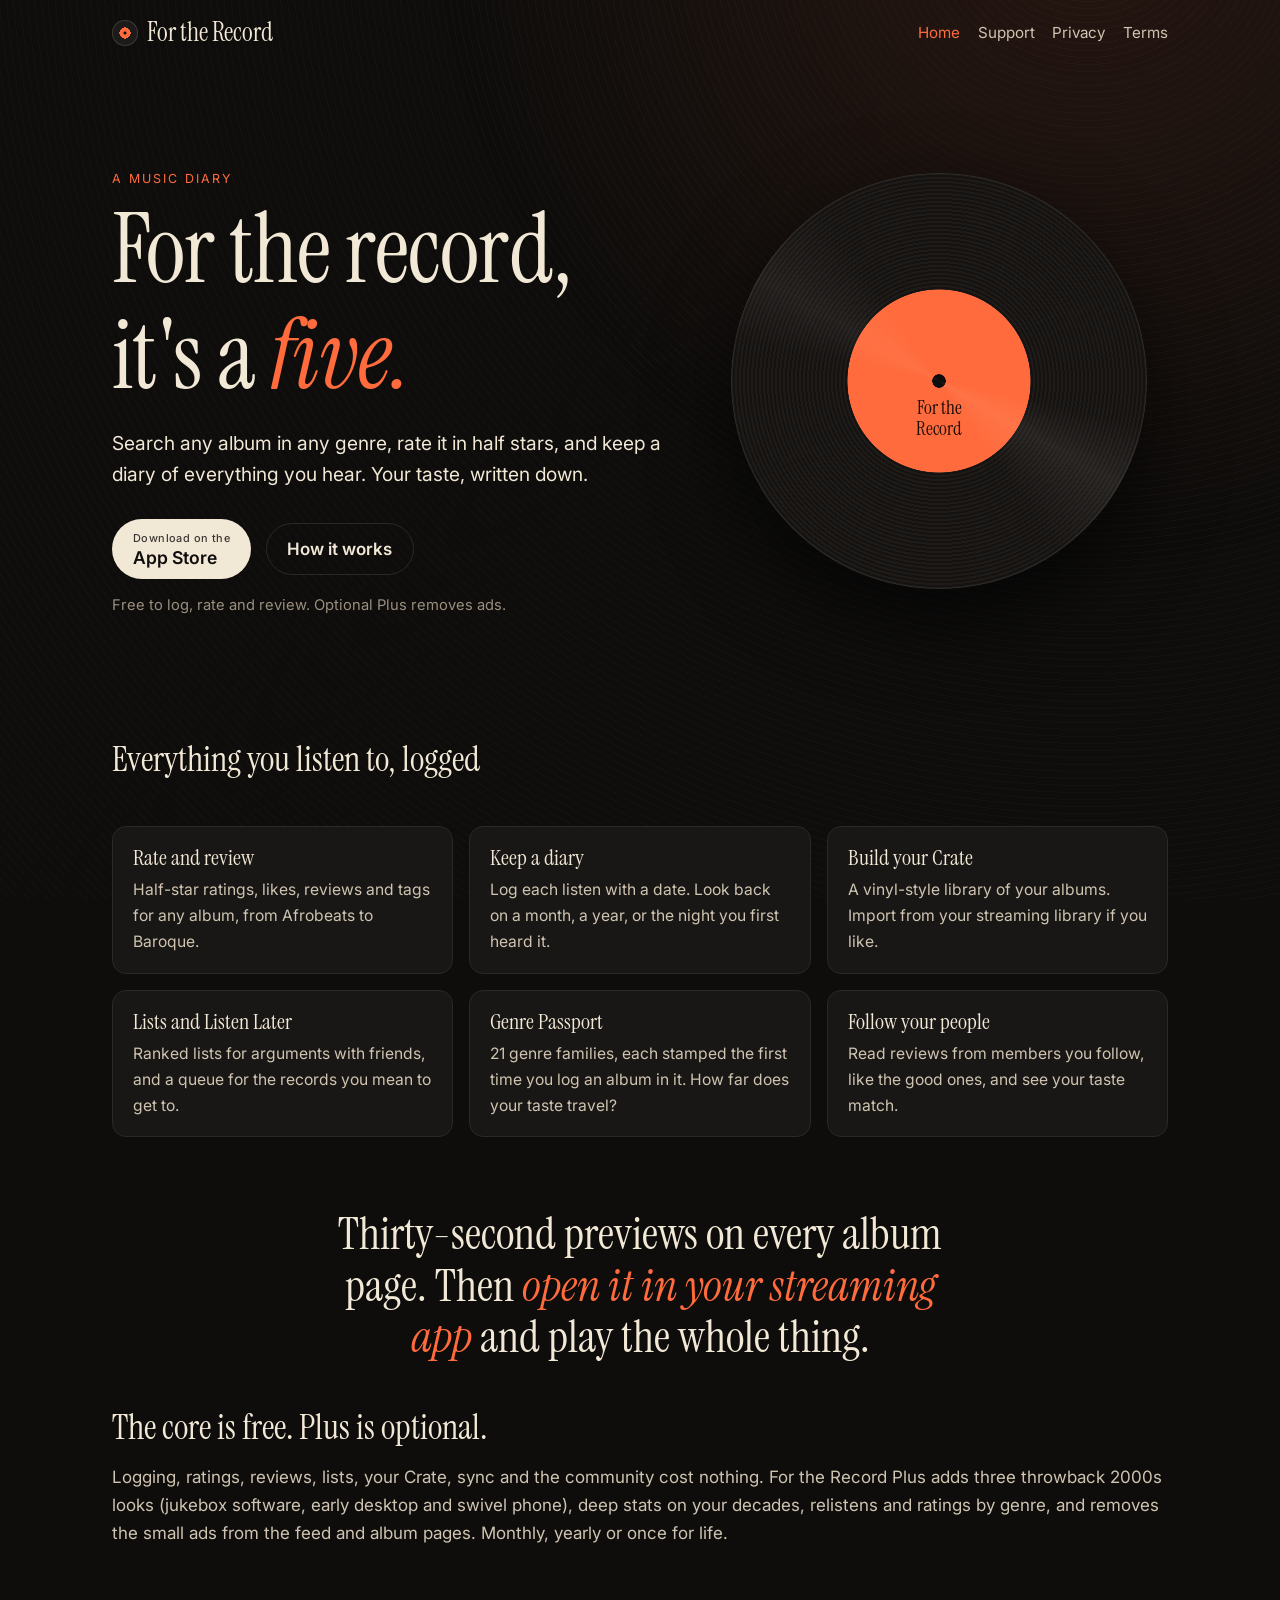
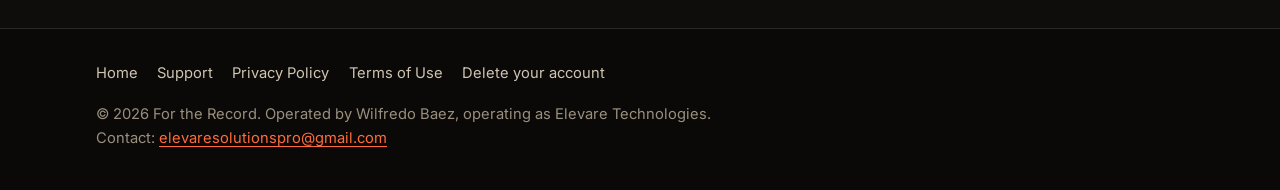
<file: index.html>
<!doctype html>
<html lang="en">
<head>
  <meta charset="utf-8">
  <meta name="viewport" content="width=device-width, initial-scale=1">
  <title>For the Record: Music Diary</title>
  <meta name="description" content="A music diary for every genre. Rate albums in half stars, log listens, write reviews, keep lists and a Crate of your records.">
  <meta name="theme-color" content="#0E0D0C">
  <link rel="preconnect" href="https://fonts.googleapis.com">
  <link rel="preconnect" href="https://fonts.gstatic.com" crossorigin>
  <link rel="stylesheet" href="https://fonts.googleapis.com/css2?family=Instrument+Serif:ital@0;1&amp;family=Inter:wght@400;500;600;700&amp;display=swap">
  <link rel="stylesheet" href="style.css">
</head>
<body>
  <a class="skip" href="#main">Skip to content</a>
  <header class="site-header">
    <a class="brand" href="index.html"><span class="disc" aria-hidden="true"></span>For the Record</a>
    <nav class="site-nav" aria-label="Main">
      <a href="index.html" aria-current="page">Home</a>
      <a href="support.html">Support</a>
      <a href="privacy.html">Privacy</a>
      <a href="terms.html">Terms</a>
    </nav>
  </header>

  <main id="main">
    <section class="hero">
      <div>
        <p class="kicker">A music diary</p>
        <h1>For the record, it's a <em>five.</em></h1>
        <p class="lede">Search any album in any genre, rate it in half stars, and keep a diary of everything you hear. Your taste, written down.</p>
        <div class="cta-row">
          <!-- App Store badge placeholder: replace href with the real App Store link and swap in the official badge artwork once the app is live. -->
          <a class="button" href="#download" id="download" aria-label="Download on the App Store (coming soon)">
            <span><span class="badge-small">Download on the</span><span class="badge-big">App Store</span></span>
          </a>
          <a class="button ghost" href="support.html">How it works</a>
        </div>
        <p class="meta">Free to log, rate and review. Optional Plus removes ads.</p>
      </div>
      <div class="record" role="img" aria-label="A spinning vinyl record with an orange label">
        <div class="record-label">For the<br>Record</div>
      </div>
    </section>

    <section aria-labelledby="what">
      <h2 id="what">Everything you listen to, logged</h2>
      <div class="features">
        <div class="card">
          <h3>Rate and review</h3>
          <p>Half-star ratings, likes, reviews and tags for any album, from Afrobeats to Baroque.</p>
        </div>
        <div class="card">
          <h3>Keep a diary</h3>
          <p>Log each listen with a date. Look back on a month, a year, or the night you first heard it.</p>
        </div>
        <div class="card">
          <h3>Build your Crate</h3>
          <p>A vinyl-style library of your albums. Import from your streaming library if you like.</p>
        </div>
        <div class="card">
          <h3>Lists and Listen Later</h3>
          <p>Ranked lists for arguments with friends, and a queue for the records you mean to get to.</p>
        </div>
        <div class="card">
          <h3>Genre Passport</h3>
          <p>21 genre families, each stamped the first time you log an album in it. How far does your taste travel?</p>
        </div>
        <div class="card">
          <h3>Follow your people</h3>
          <p>Read reviews from members you follow, like the good ones, and see your taste match.</p>
        </div>
      </div>
    </section>

    <p class="quote">Thirty-second previews on every album page. Then <span>open it in your streaming app</span> and play the whole thing.</p>
    <section aria-labelledby="plus">
      <h2 id="plus">The core is free. Plus is optional.</h2>
      <p>Logging, ratings, reviews, lists, your Crate, sync and the community cost nothing. For the Record Plus adds three throwback 2000s looks (jukebox software, early desktop and swivel phone), deep stats on your decades, relistens and ratings by genre, and removes the small ads from the feed and album pages. Monthly, yearly or once for life.</p>
    </section>
  </main>

  <footer class="site-footer">
    <div class="footer-inner">
      <nav class="footer-links" aria-label="Footer">
        <a href="index.html">Home</a>
        <a href="support.html">Support</a>
        <a href="privacy.html">Privacy Policy</a>
        <a href="terms.html">Terms of Use</a>
        <a href="delete-account.html">Delete your account</a>
      </nav>
      <div>
        <p>&copy; 2026 For the Record. Operated by
          <!-- OPERATOR TOKEN: when the LLC exists, change only the text inside the span on the next line -->
          <span id="operator">Wilfredo Baez, operating as Elevare Technologies</span>.</p>
        <p>Contact: <a href="mailto:elevaresolutionspro@gmail.com">elevaresolutionspro@gmail.com</a></p>
      </div>
    </div>
  </footer>
</body>
</html>
</file>
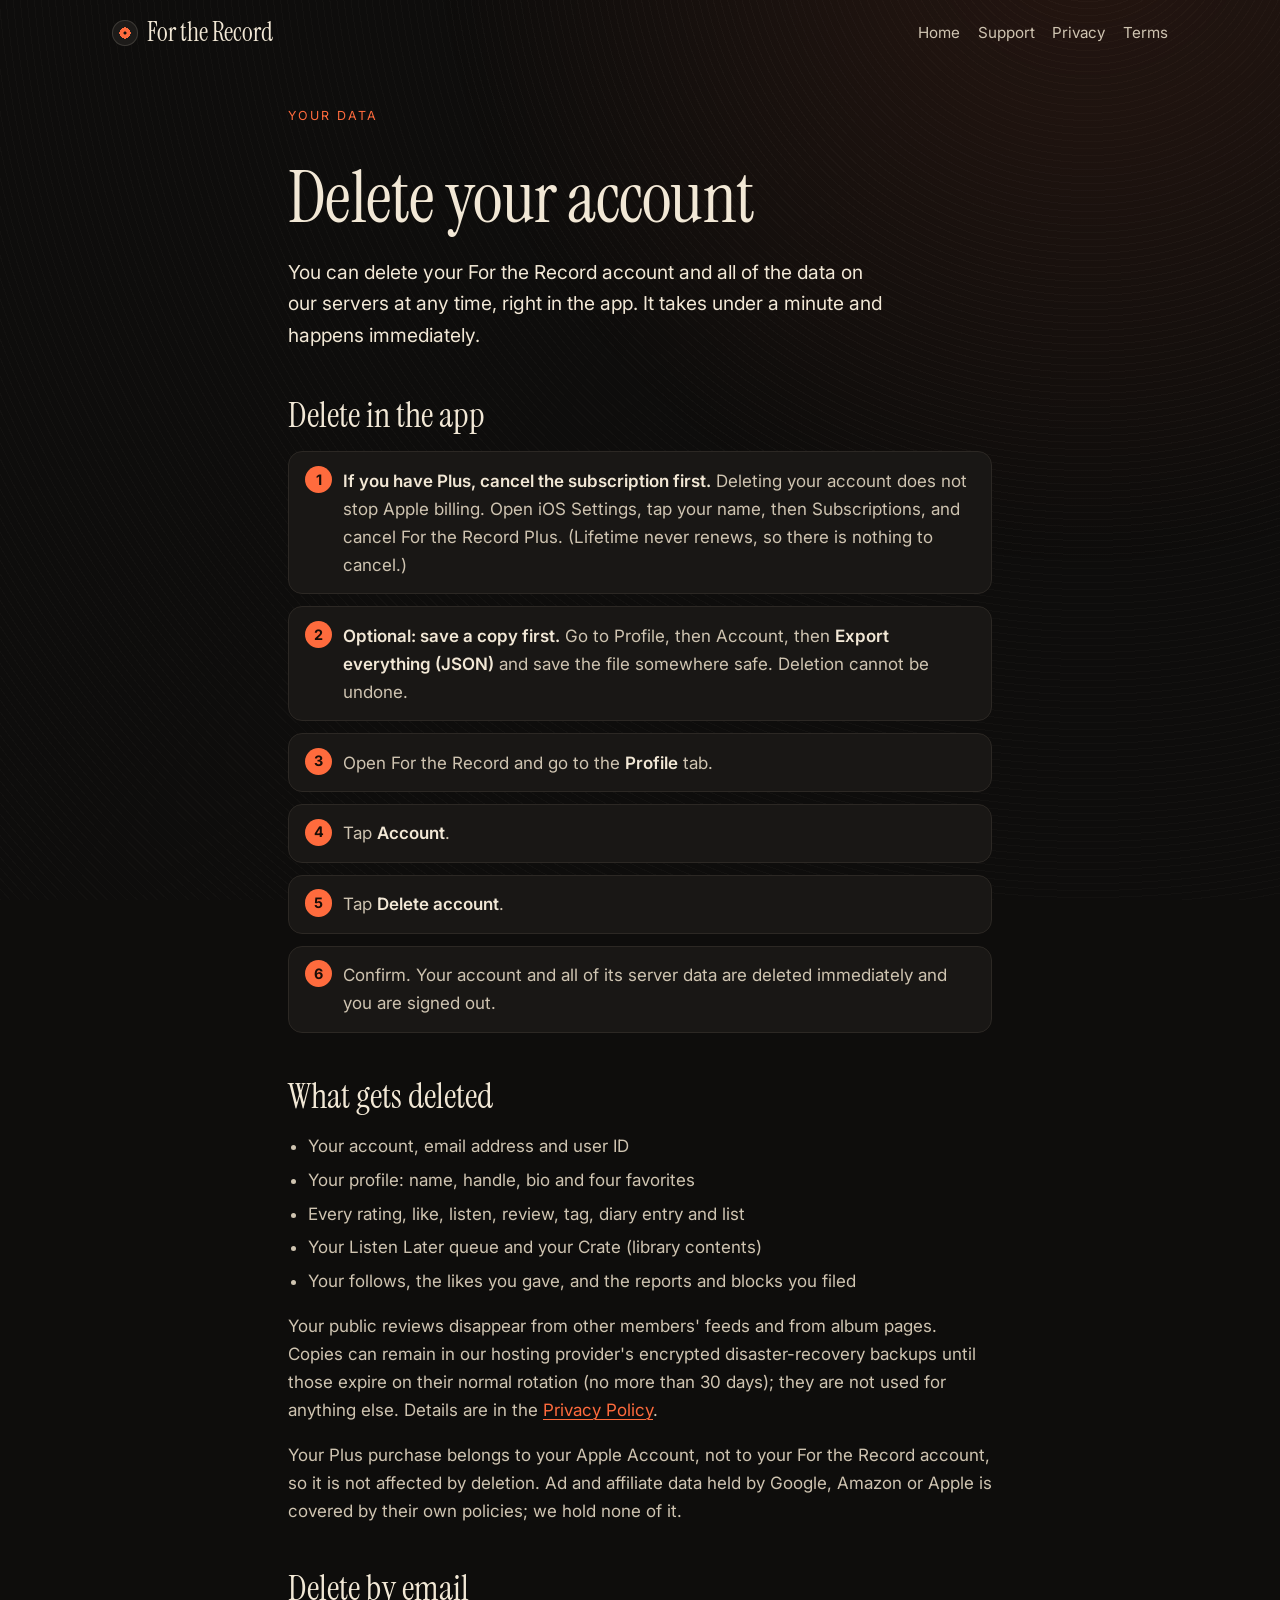
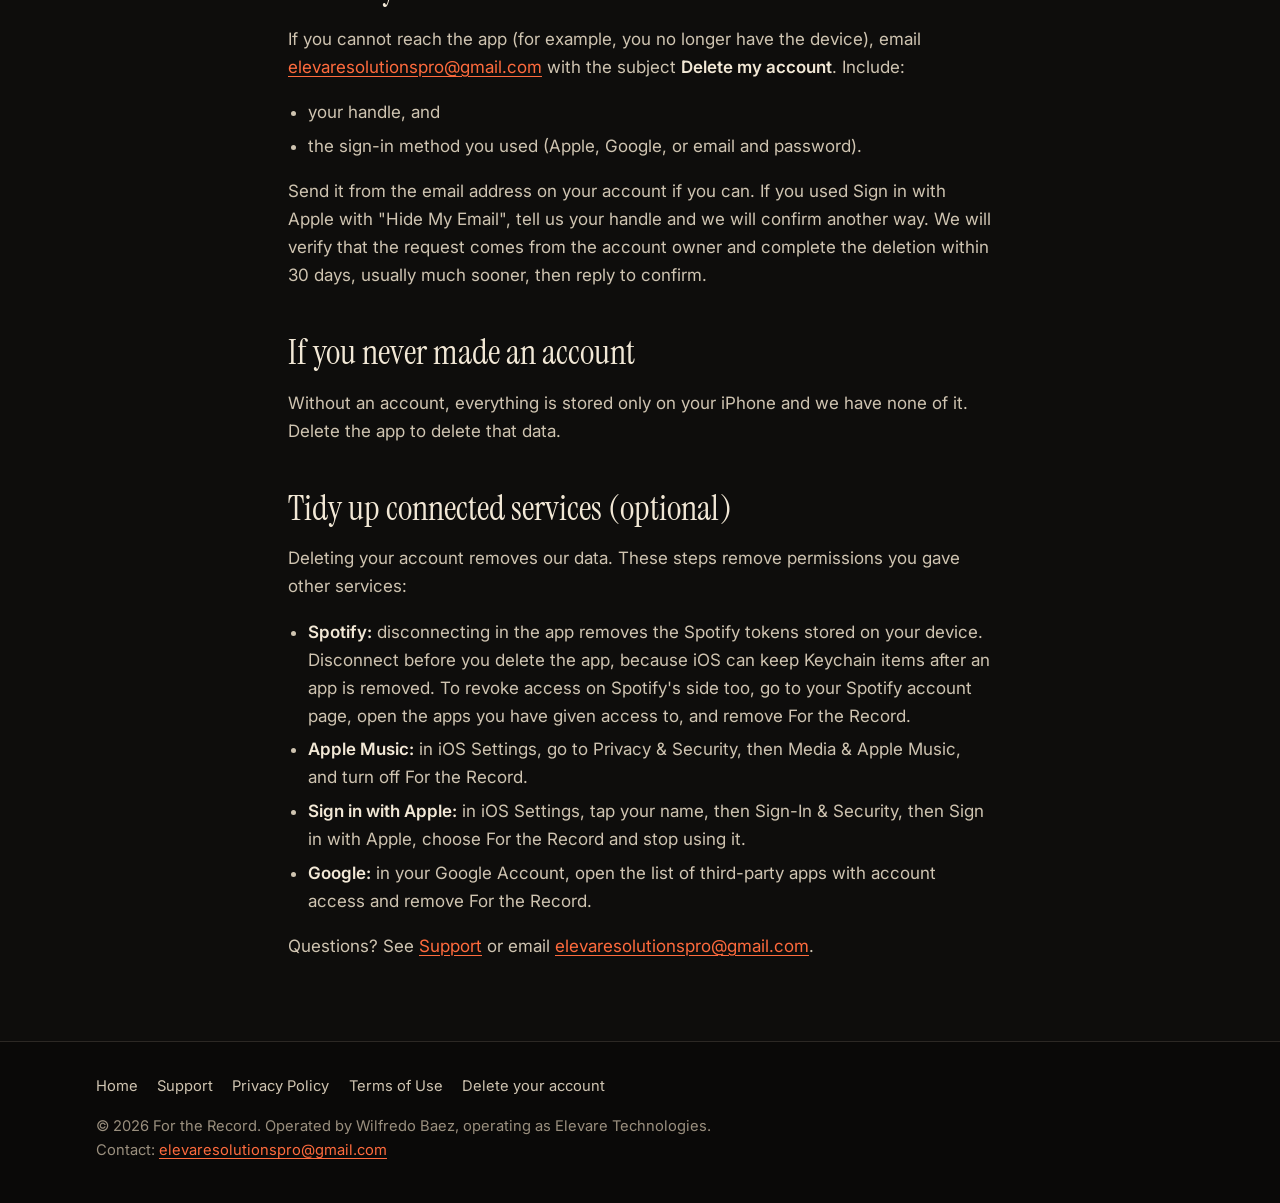
<file: delete-account.html>
<!doctype html>
<html lang="en">
<head>
  <meta charset="utf-8">
  <meta name="viewport" content="width=device-width, initial-scale=1">
  <title>Delete Your Account | For the Record</title>
  <meta name="description" content="How to delete your For the Record account and all of your data, in the app or by email.">
  <meta name="theme-color" content="#0E0D0C">
  <link rel="preconnect" href="https://fonts.googleapis.com">
  <link rel="preconnect" href="https://fonts.gstatic.com" crossorigin>
  <link rel="stylesheet" href="https://fonts.googleapis.com/css2?family=Instrument+Serif:ital@0;1&amp;family=Inter:wght@400;500;600;700&amp;display=swap">
  <link rel="stylesheet" href="style.css">
</head>
<body>
  <a class="skip" href="#main">Skip to content</a>
  <header class="site-header">
    <a class="brand" href="index.html"><span class="disc" aria-hidden="true"></span>For the Record</a>
    <nav class="site-nav" aria-label="Main">
      <a href="index.html">Home</a>
      <a href="support.html">Support</a>
      <a href="privacy.html">Privacy</a>
      <a href="terms.html">Terms</a>
    </nav>
  </header>

  <main id="main">
    <article class="doc">
      <p class="kicker">Your data</p>
      <h1>Delete your account</h1>
      <p class="lede">You can delete your For the Record account and all of the data on our servers at any time, right in the app. It takes under a minute and happens immediately.</p>

      <h2 id="in-app">Delete in the app</h2>
      <ol class="steps">
        <li><strong>If you have Plus, cancel the subscription first.</strong> Deleting your account does not stop Apple billing. Open iOS Settings, tap your name, then Subscriptions, and cancel For the Record Plus. (Lifetime never renews, so there is nothing to cancel.)</li>
        <li><strong>Optional: save a copy first.</strong> Go to Profile, then Account, then <strong>Export everything (JSON)</strong> and save the file somewhere safe. Deletion cannot be undone.</li>
        <li>Open For the Record and go to the <strong>Profile</strong> tab.</li>
        <li>Tap <strong>Account</strong>.</li>
        <li>Tap <strong>Delete account</strong>.</li>
        <li>Confirm. Your account and all of its server data are deleted immediately and you are signed out.</li>
      </ol>

      <h2 id="what">What gets deleted</h2>
      <ul>
        <li>Your account, email address and user ID</li>
        <li>Your profile: name, handle, bio and four favorites</li>
        <li>Every rating, like, listen, review, tag, diary entry and list</li>
        <li>Your Listen Later queue and your Crate (library contents)</li>
        <li>Your follows, the likes you gave, and the reports and blocks you filed</li>
      </ul>
      <p>Your public reviews disappear from other members' feeds and from album pages. Copies can remain in our hosting provider's encrypted disaster-recovery backups until those expire on their normal rotation (no more than 30 days); they are not used for anything else. Details are in the <a href="privacy.html#retention">Privacy Policy</a>.</p>

      <p>Your Plus purchase belongs to your Apple Account, not to your For the Record account, so it is not affected by deletion. Ad and affiliate data held by Google, Amazon or Apple is covered by their own policies; we hold none of it.</p>

      <h2 id="email">Delete by email</h2>
      <p>If you cannot reach the app (for example, you no longer have the device), email <a href="mailto:elevaresolutionspro@gmail.com?subject=Delete%20my%20account">elevaresolutionspro@gmail.com</a> with the subject <strong>Delete my account</strong>. Include:</p>
      <ul>
        <li>your handle, and</li>
        <li>the sign-in method you used (Apple, Google, or email and password).</li>
      </ul>
      <p>Send it from the email address on your account if you can. If you used Sign in with Apple with "Hide My Email", tell us your handle and we will confirm another way. We will verify that the request comes from the account owner and complete the deletion within 30 days, usually much sooner, then reply to confirm.</p>

      <h2 id="no-account">If you never made an account</h2>
      <p>Without an account, everything is stored only on your iPhone and we have none of it. Delete the app to delete that data.</p>

      <h2 id="after">Tidy up connected services (optional)</h2>
      <p>Deleting your account removes our data. These steps remove permissions you gave other services:</p>
      <ul>
        <li><strong>Spotify:</strong> disconnecting in the app removes the Spotify tokens stored on your device. Disconnect before you delete the app, because iOS can keep Keychain items after an app is removed. To revoke access on Spotify's side too, go to your Spotify account page, open the apps you have given access to, and remove For the Record.</li>
        <li><strong>Apple Music:</strong> in iOS Settings, go to Privacy &amp; Security, then Media &amp; Apple Music, and turn off For the Record.</li>
        <li><strong>Sign in with Apple:</strong> in iOS Settings, tap your name, then Sign-In &amp; Security, then Sign in with Apple, choose For the Record and stop using it.</li>
        <li><strong>Google:</strong> in your Google Account, open the list of third-party apps with account access and remove For the Record.</li>
      </ul>

      <p>Questions? See <a href="support.html">Support</a> or email <a href="mailto:elevaresolutionspro@gmail.com">elevaresolutionspro@gmail.com</a>.</p>
    </article>
  </main>

  <footer class="site-footer">
    <div class="footer-inner">
      <nav class="footer-links" aria-label="Footer">
        <a href="index.html">Home</a>
        <a href="support.html">Support</a>
        <a href="privacy.html">Privacy Policy</a>
        <a href="terms.html">Terms of Use</a>
        <a href="delete-account.html">Delete your account</a>
      </nav>
      <div>
        <p>&copy; 2026 For the Record. Operated by
          <!-- OPERATOR TOKEN: when the LLC exists, change only the text inside the span on the next line -->
          <span id="operator">Wilfredo Baez, operating as Elevare Technologies</span>.</p>
        <p>Contact: <a href="mailto:elevaresolutionspro@gmail.com">elevaresolutionspro@gmail.com</a></p>
      </div>
    </div>
  </footer>
</body>
</html>
</file>
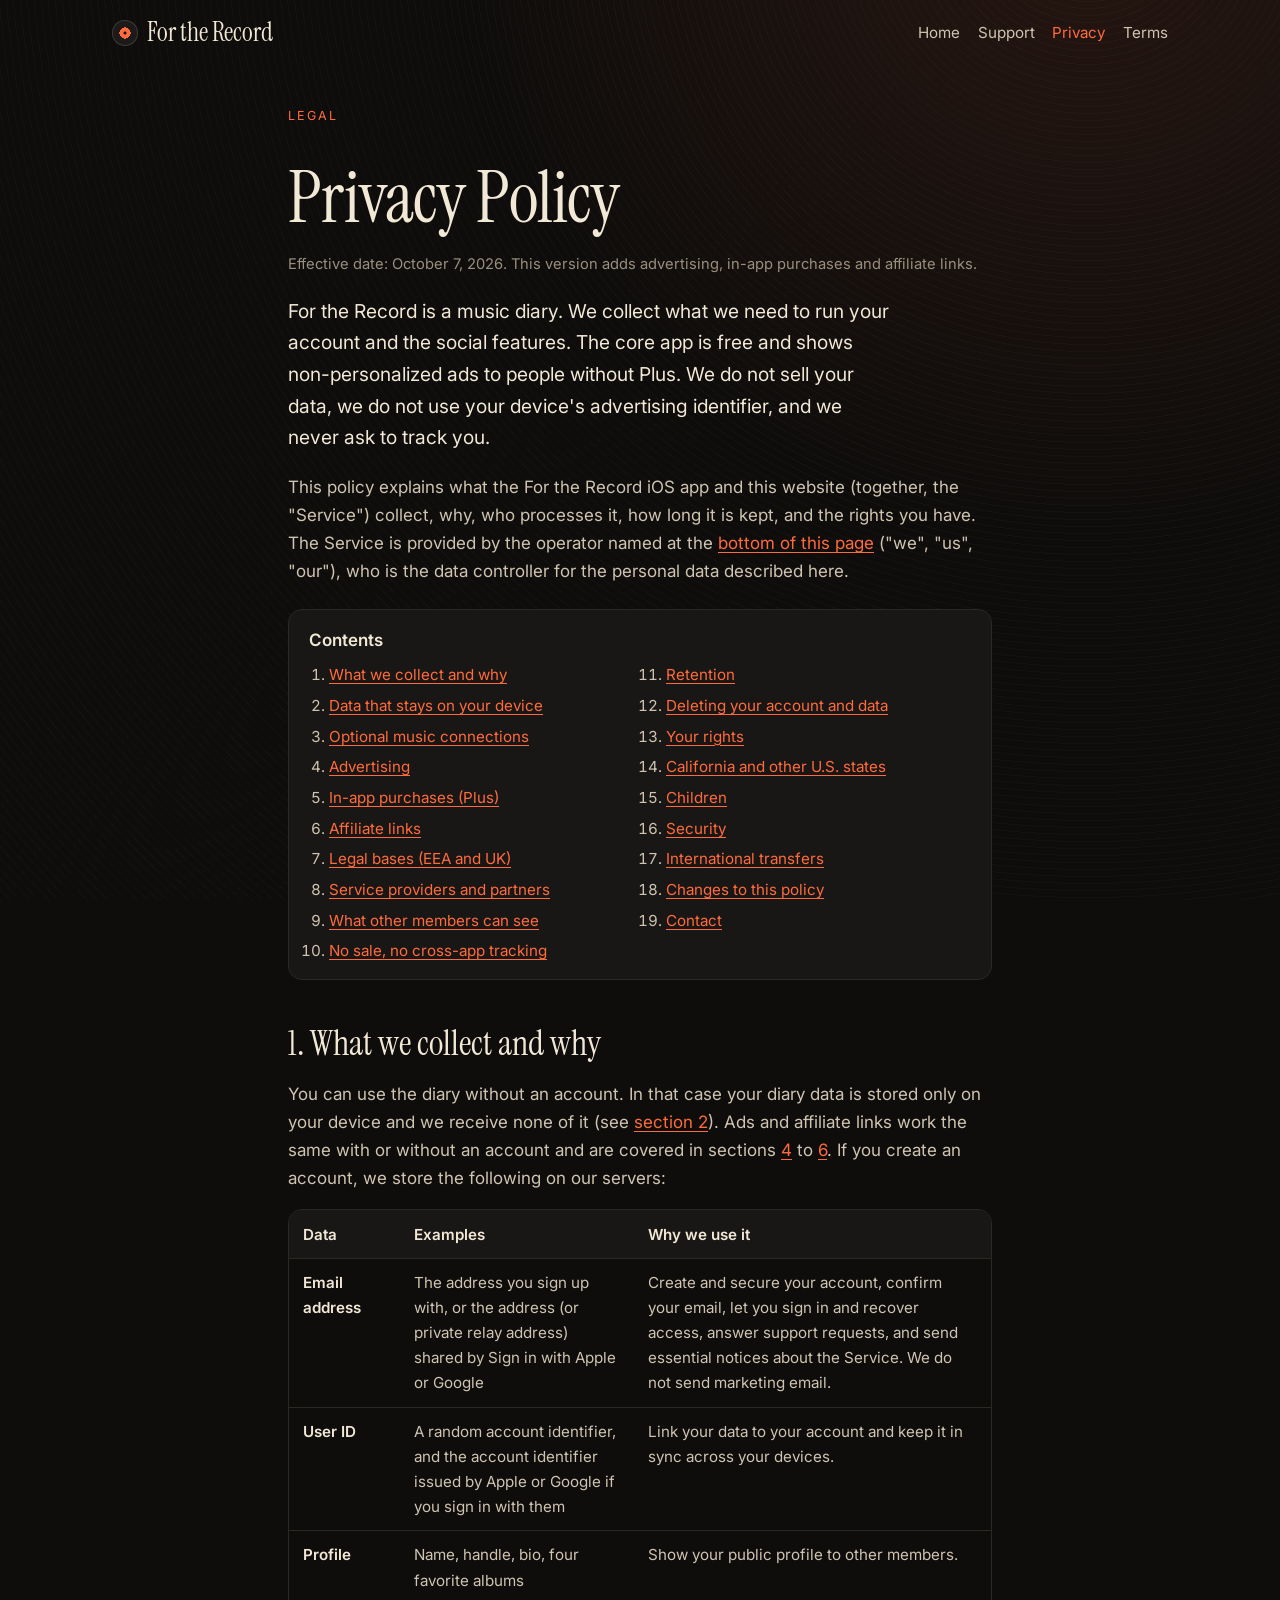
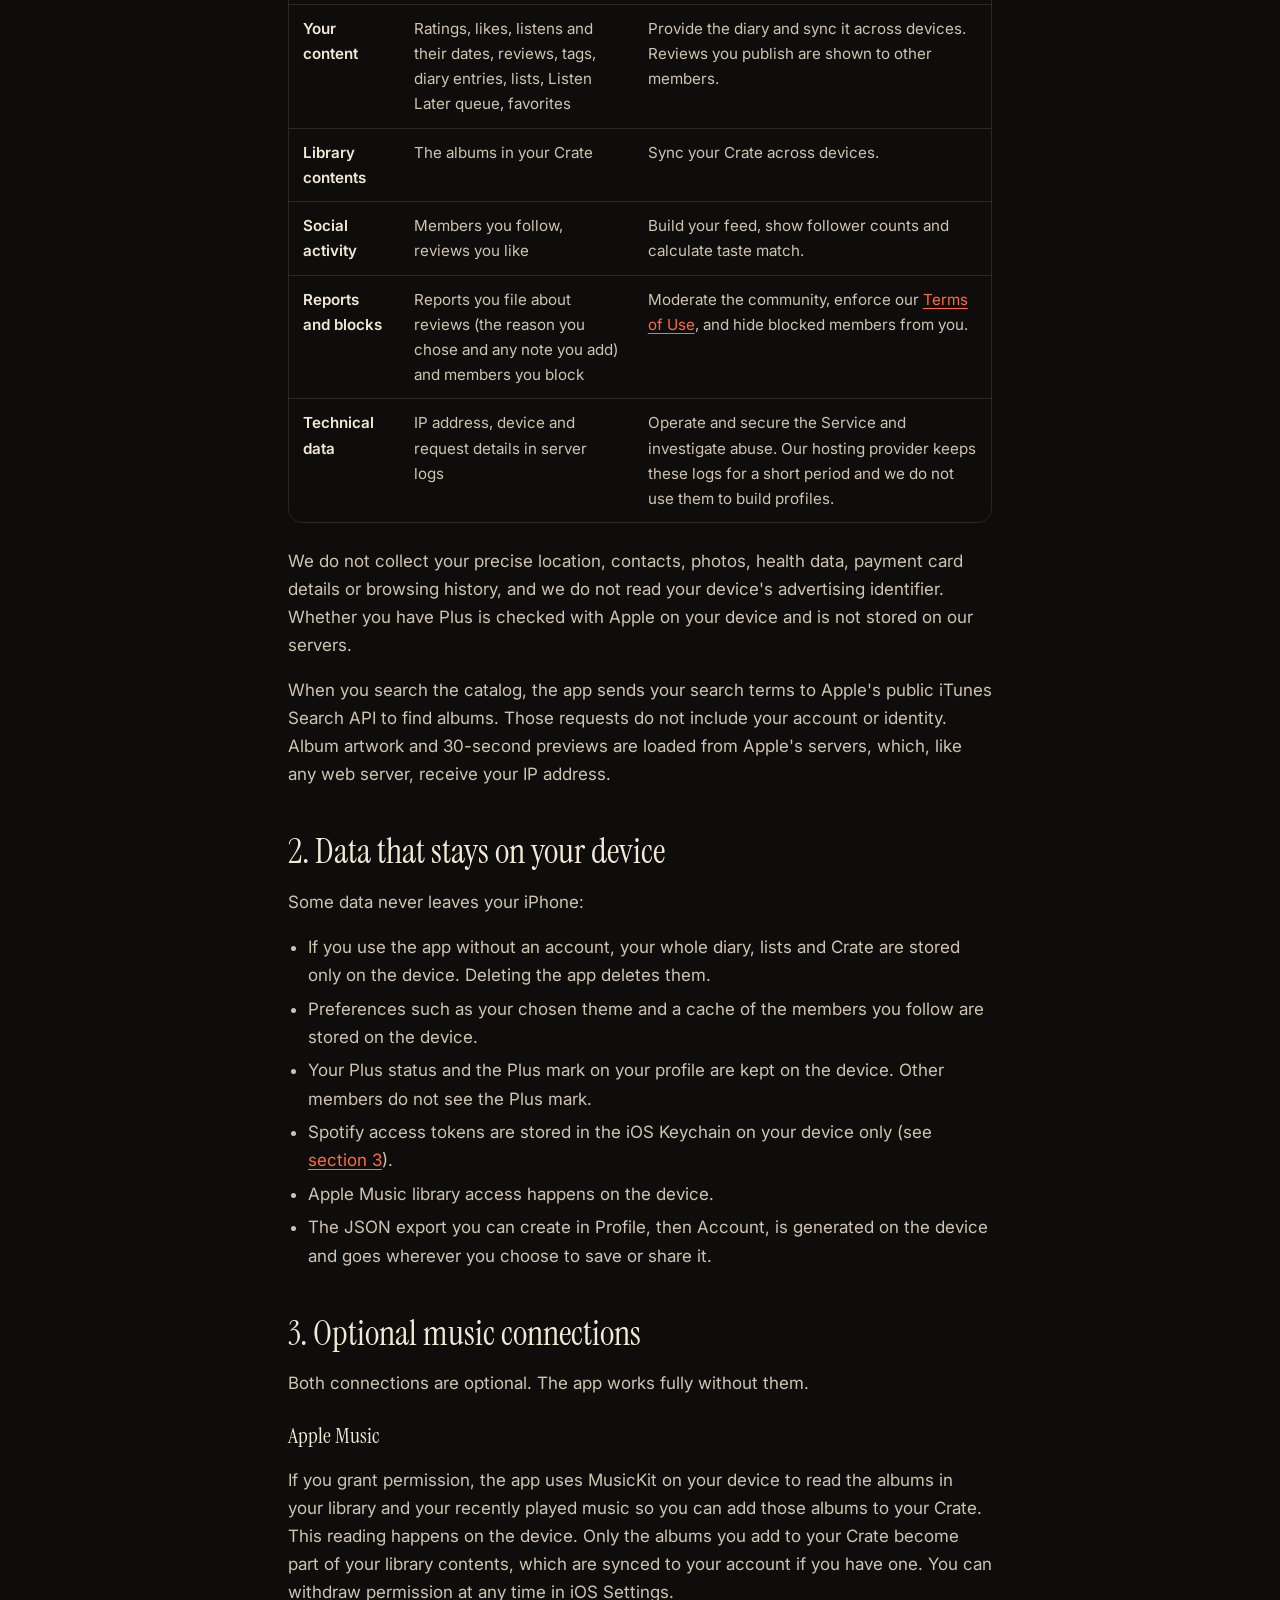
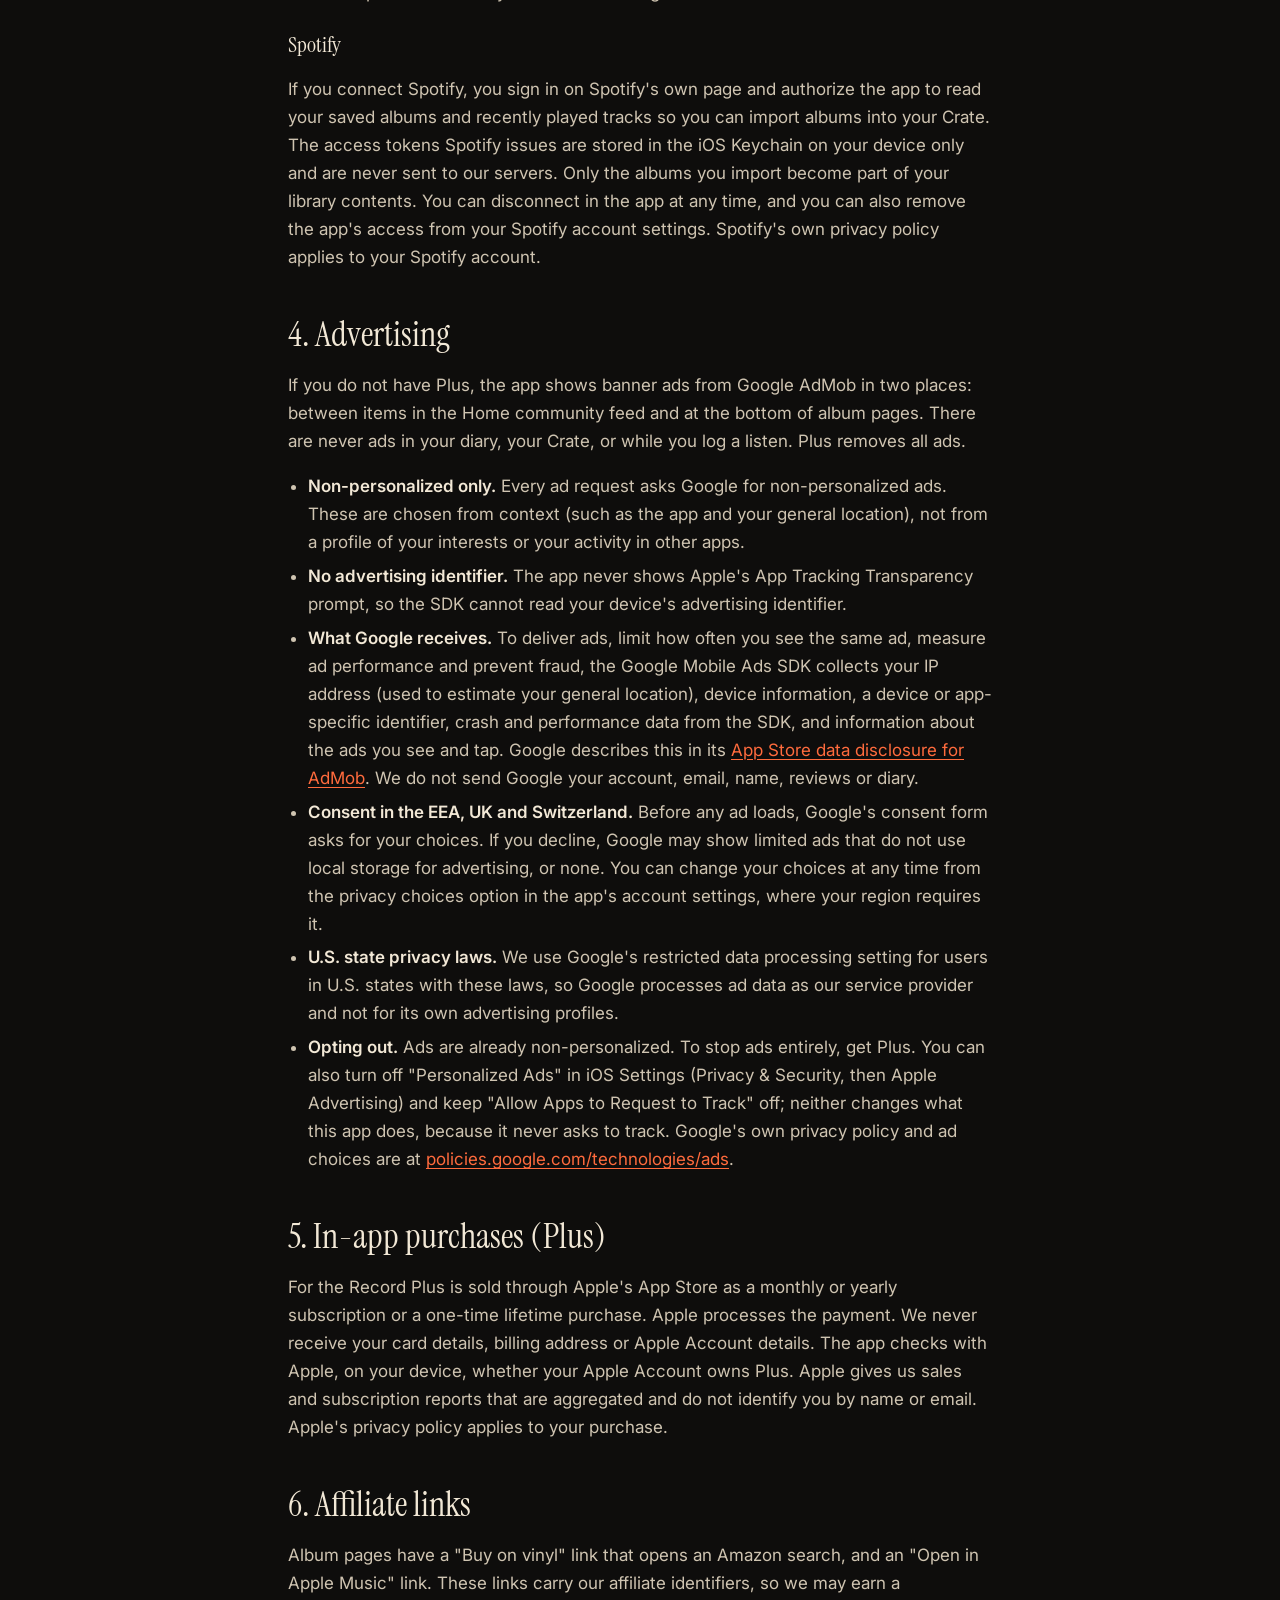
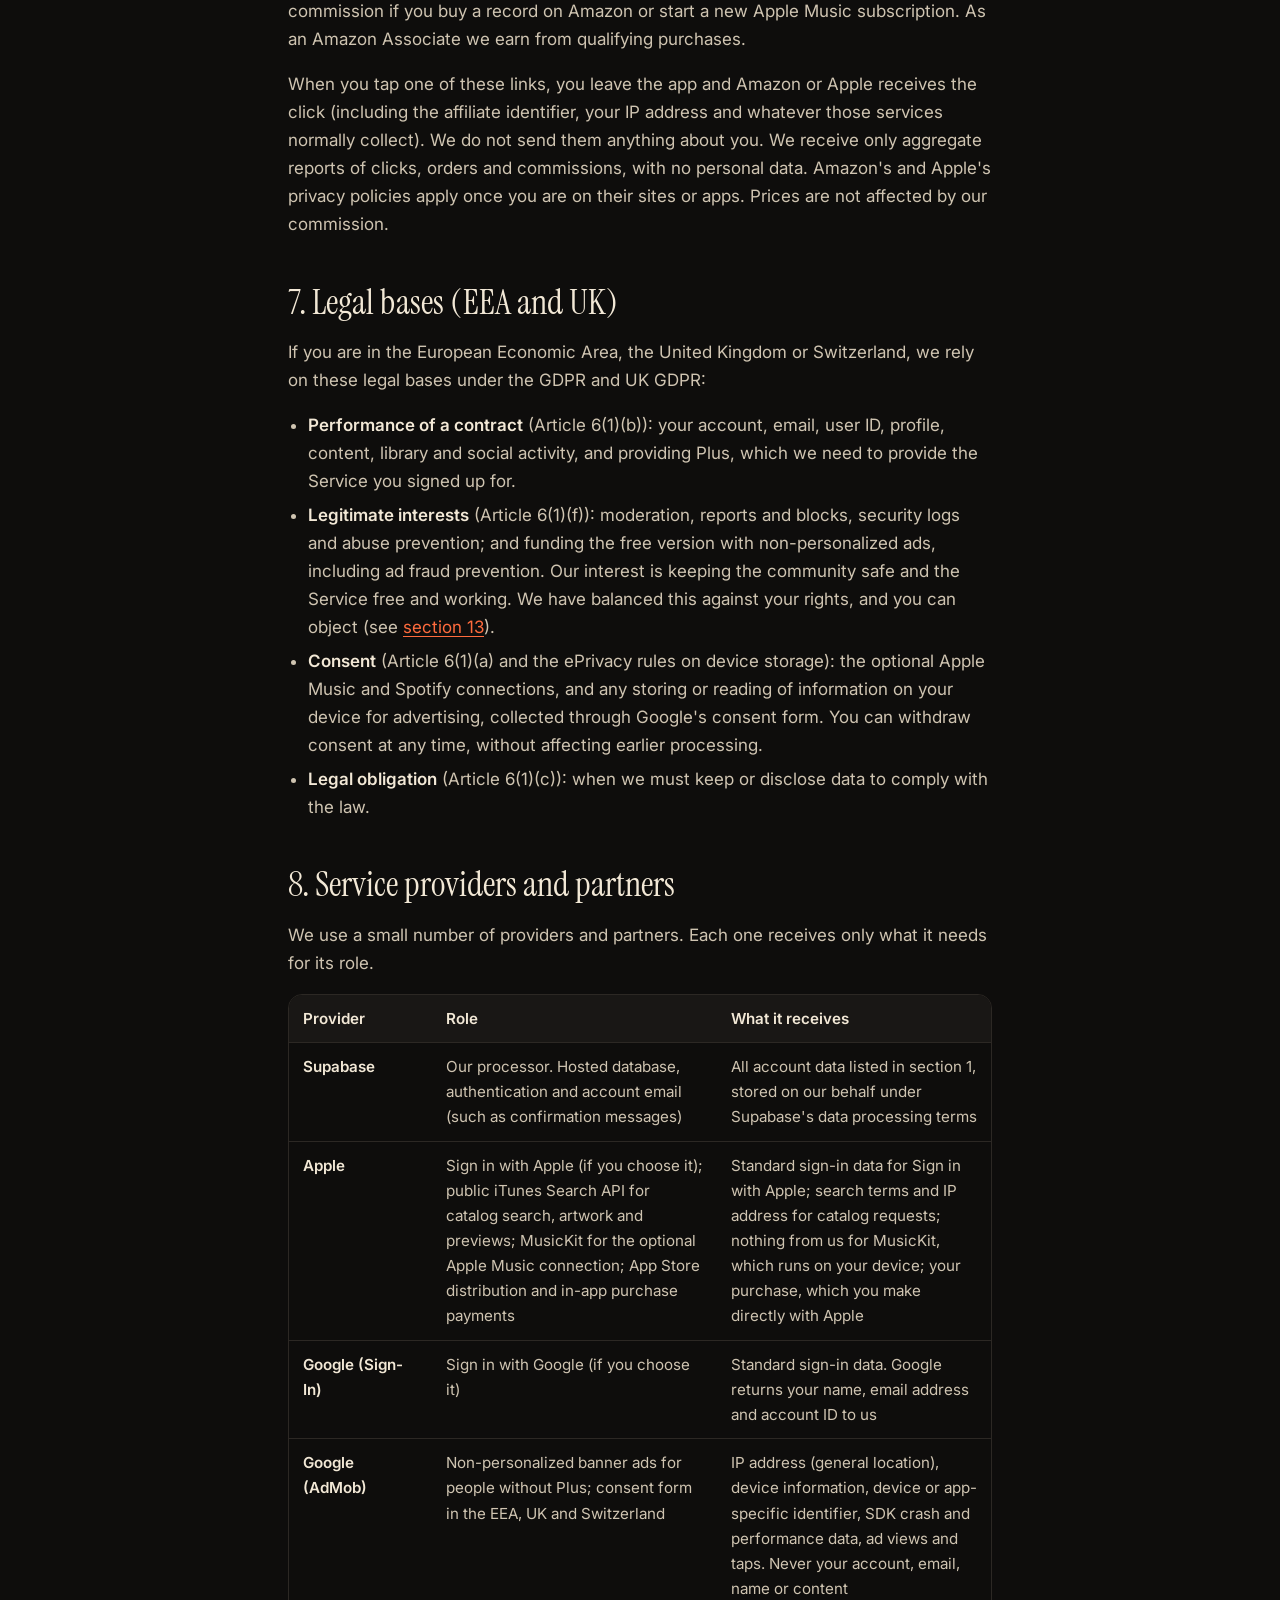
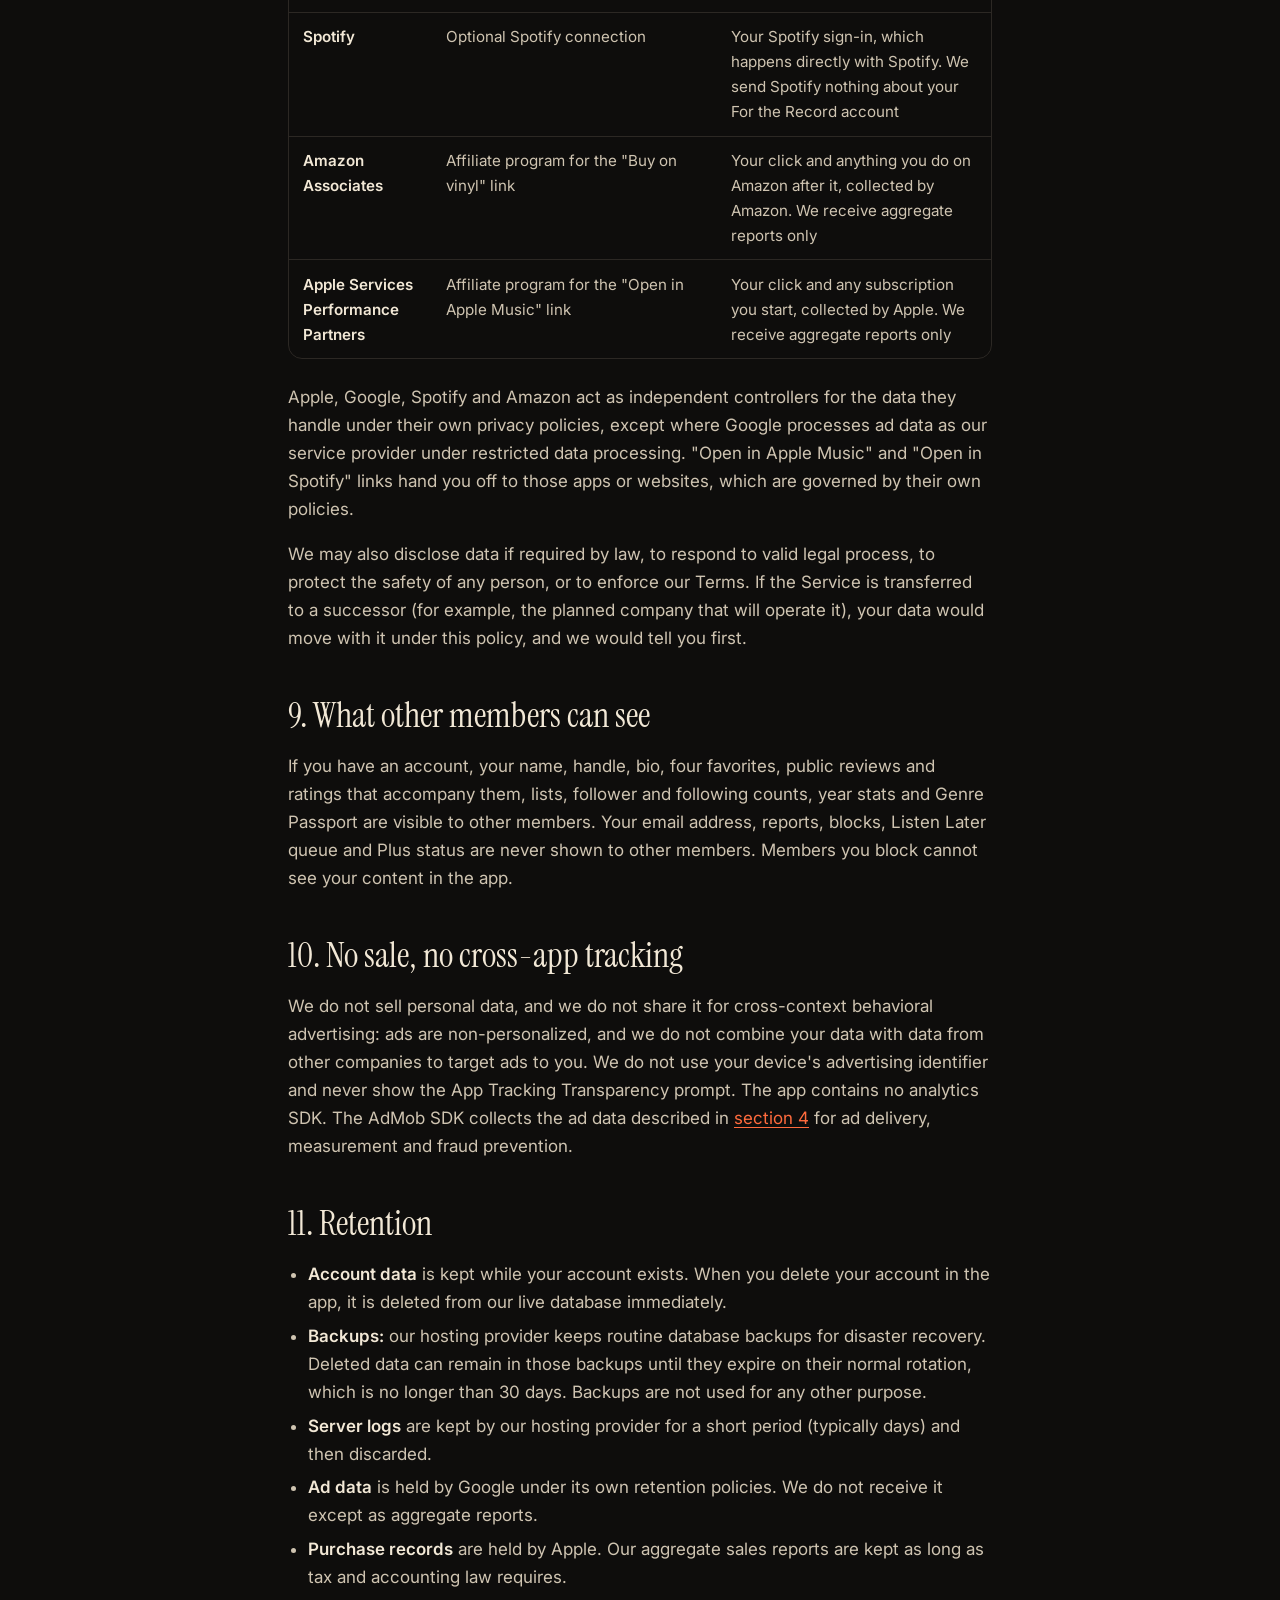
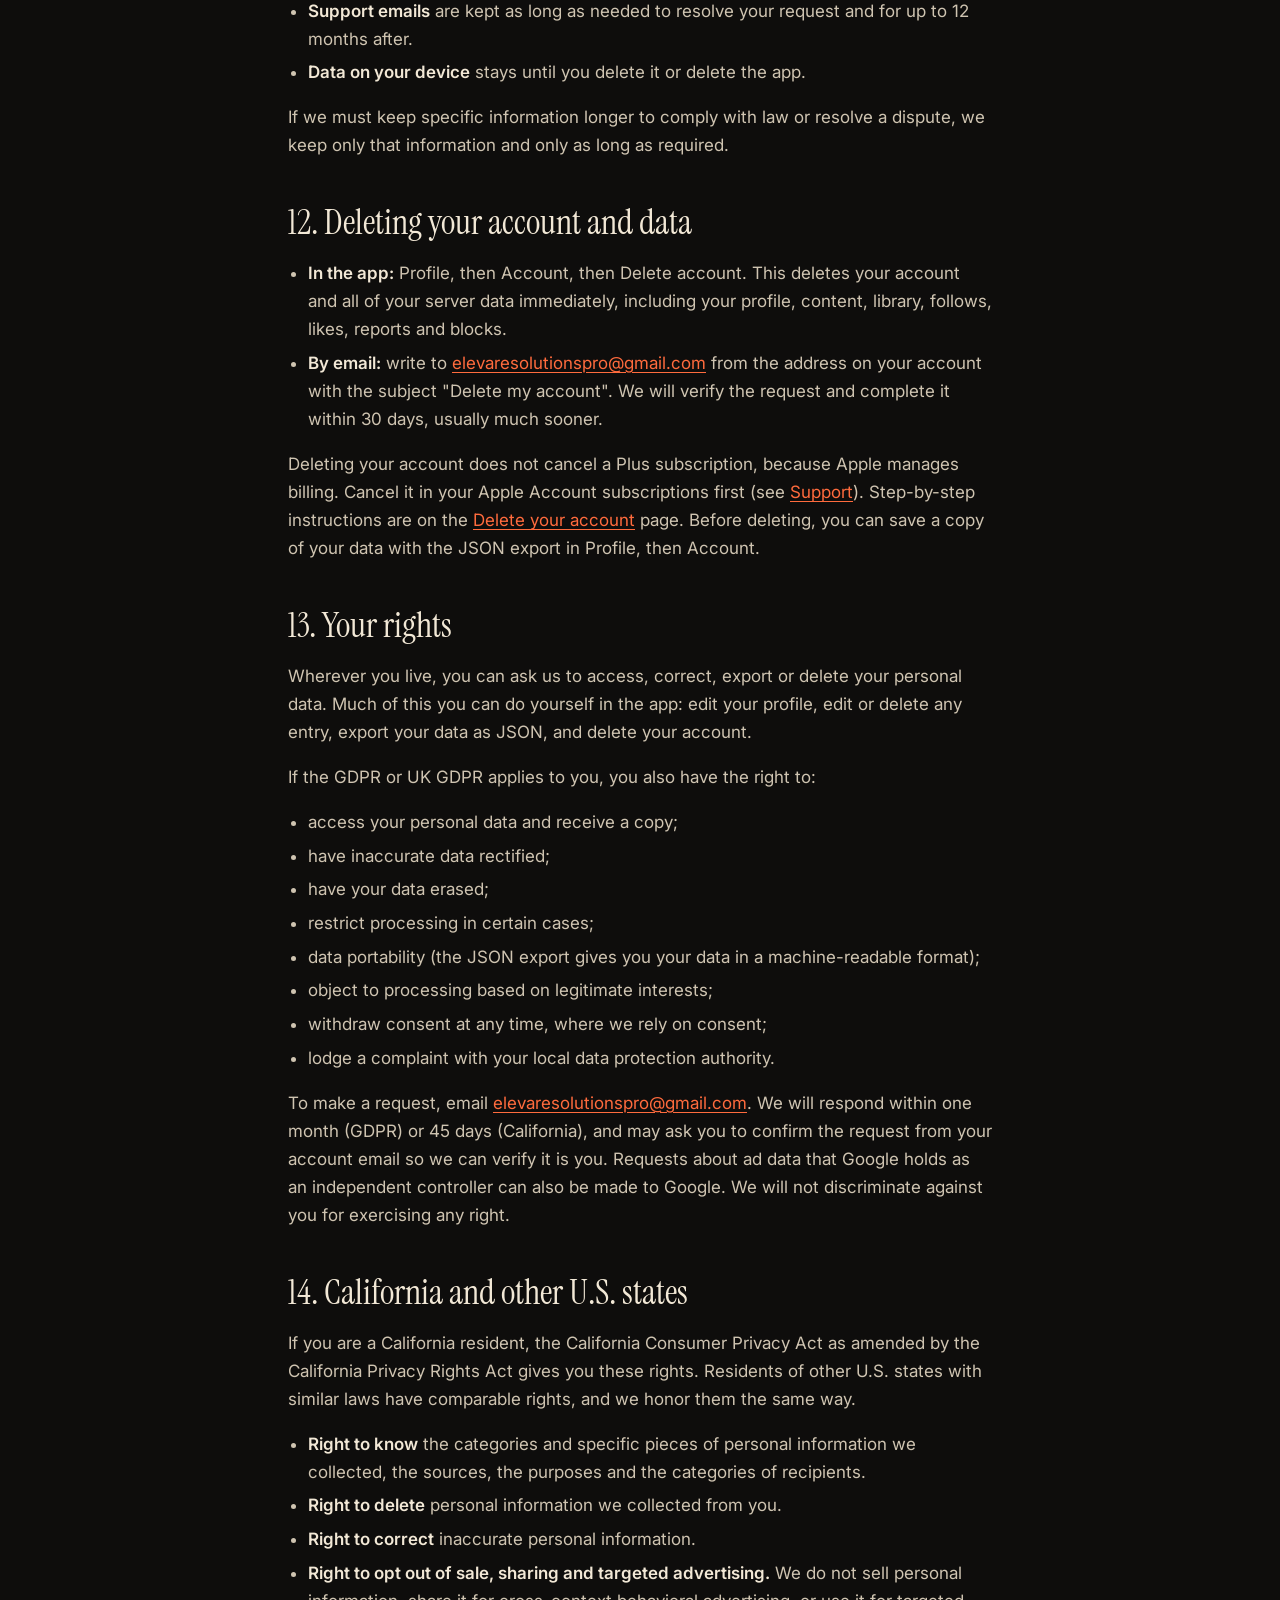
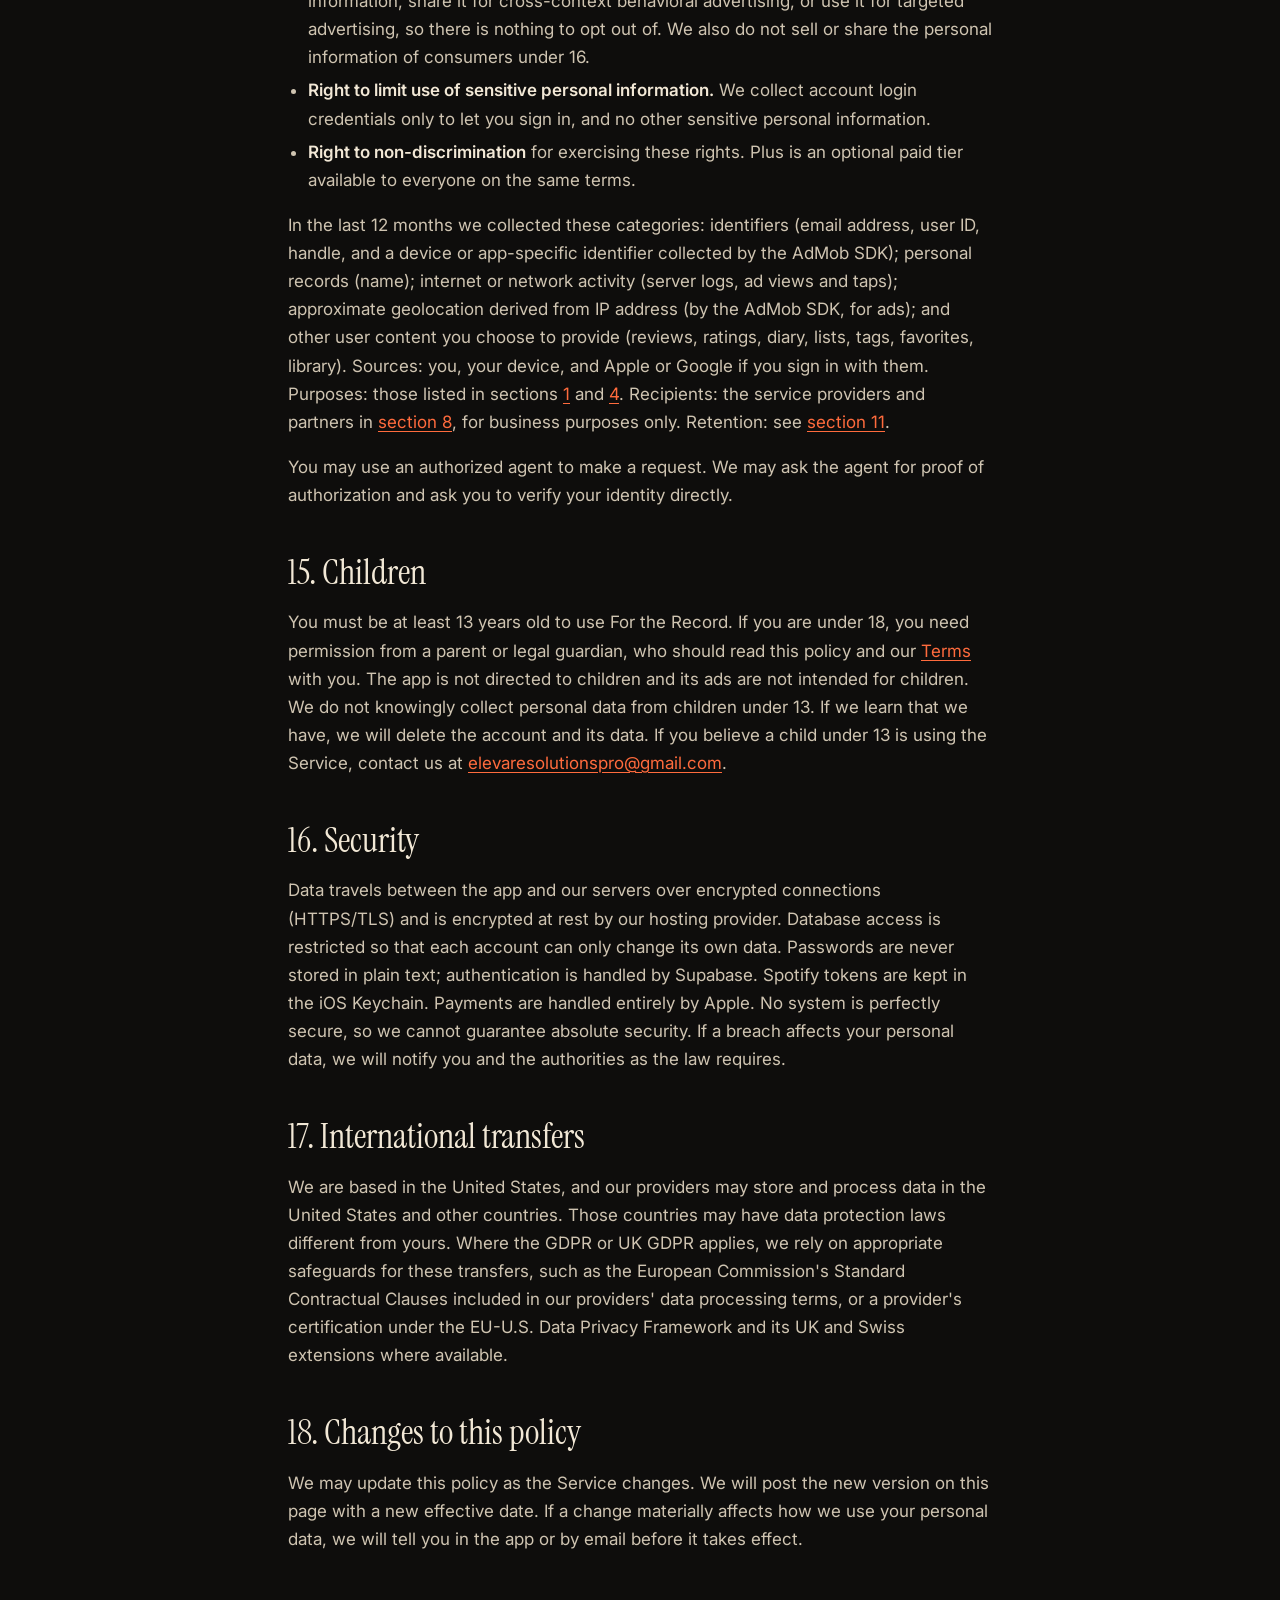
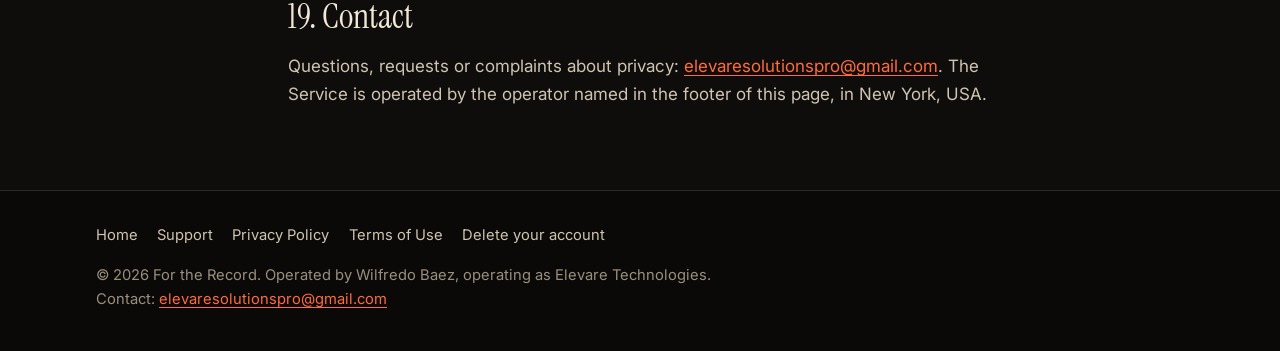
<file: privacy.html>
<!doctype html>
<html lang="en">
<head>
  <meta charset="utf-8">
  <meta name="viewport" content="width=device-width, initial-scale=1">
  <title>Privacy Policy | For the Record</title>
  <meta name="description" content="How For the Record collects, uses, stores and deletes your data.">
  <meta name="theme-color" content="#0E0D0C">
  <link rel="preconnect" href="https://fonts.googleapis.com">
  <link rel="preconnect" href="https://fonts.gstatic.com" crossorigin>
  <link rel="stylesheet" href="https://fonts.googleapis.com/css2?family=Instrument+Serif:ital@0;1&amp;family=Inter:wght@400;500;600;700&amp;display=swap">
  <link rel="stylesheet" href="style.css">
</head>
<body>
  <a class="skip" href="#main">Skip to content</a>
  <header class="site-header">
    <a class="brand" href="index.html"><span class="disc" aria-hidden="true"></span>For the Record</a>
    <nav class="site-nav" aria-label="Main">
      <a href="index.html">Home</a>
      <a href="support.html">Support</a>
      <a href="privacy.html" aria-current="page">Privacy</a>
      <a href="terms.html">Terms</a>
    </nav>
  </header>

  <main id="main">
    <article class="doc">
      <p class="kicker">Legal</p>
      <h1>Privacy Policy</h1>
      <p class="meta">Effective date: October 7, 2026. This version adds advertising, in-app purchases and affiliate links.</p>

      <p class="lede">For the Record is a music diary. We collect what we need to run your account and the social features. The core app is free and shows non-personalized ads to people without Plus. We do not sell your data, we do not use your device's advertising identifier, and we never ask to track you.</p>

      <p>This policy explains what the For the Record iOS app and this website (together, the "Service") collect, why, who processes it, how long it is kept, and the rights you have. The Service is provided by the operator named at the <a href="#operator">bottom of this page</a> ("we", "us", "our"), who is the data controller for the personal data described here.</p>

      <nav class="toc" aria-label="Contents">
        <strong>Contents</strong>
        <ol>
          <li><a href="#collect">What we collect and why</a></li>
          <li><a href="#device">Data that stays on your device</a></li>
          <li><a href="#connections">Optional music connections</a></li>
          <li><a href="#ads">Advertising</a></li>
          <li><a href="#purchases">In-app purchases (Plus)</a></li>
          <li><a href="#affiliate">Affiliate links</a></li>
          <li><a href="#bases">Legal bases (EEA and UK)</a></li>
          <li><a href="#processors">Service providers and partners</a></li>
          <li><a href="#public">What other members can see</a></li>
          <li><a href="#nosale">No sale, no cross-app tracking</a></li>
          <li><a href="#retention">Retention</a></li>
          <li><a href="#deletion">Deleting your account and data</a></li>
          <li><a href="#rights">Your rights</a></li>
          <li><a href="#california">California and other U.S. states</a></li>
          <li><a href="#children">Children</a></li>
          <li><a href="#security">Security</a></li>
          <li><a href="#transfers">International transfers</a></li>
          <li><a href="#changes">Changes to this policy</a></li>
          <li><a href="#contact">Contact</a></li>
        </ol>
      </nav>

      <h2 id="collect">1. What we collect and why</h2>
      <p>You can use the diary without an account. In that case your diary data is stored only on your device and we receive none of it (see <a href="#device">section 2</a>). Ads and affiliate links work the same with or without an account and are covered in sections <a href="#ads">4</a> to <a href="#affiliate">6</a>. If you create an account, we store the following on our servers:</p>
      <div class="table-wrap">
        <table>
          <thead>
            <tr><th scope="col">Data</th><th scope="col">Examples</th><th scope="col">Why we use it</th></tr>
          </thead>
          <tbody>
            <tr><td><strong>Email address</strong></td><td>The address you sign up with, or the address (or private relay address) shared by Sign in with Apple or Google</td><td>Create and secure your account, confirm your email, let you sign in and recover access, answer support requests, and send essential notices about the Service. We do not send marketing email.</td></tr>
            <tr><td><strong>User ID</strong></td><td>A random account identifier, and the account identifier issued by Apple or Google if you sign in with them</td><td>Link your data to your account and keep it in sync across your devices.</td></tr>
            <tr><td><strong>Profile</strong></td><td>Name, handle, bio, four favorite albums</td><td>Show your public profile to other members.</td></tr>
            <tr><td><strong>Your content</strong></td><td>Ratings, likes, listens and their dates, reviews, tags, diary entries, lists, Listen Later queue, favorites</td><td>Provide the diary and sync it across devices. Reviews you publish are shown to other members.</td></tr>
            <tr><td><strong>Library contents</strong></td><td>The albums in your Crate</td><td>Sync your Crate across devices.</td></tr>
            <tr><td><strong>Social activity</strong></td><td>Members you follow, reviews you like</td><td>Build your feed, show follower counts and calculate taste match.</td></tr>
            <tr><td><strong>Reports and blocks</strong></td><td>Reports you file about reviews (the reason you chose and any note you add) and members you block</td><td>Moderate the community, enforce our <a href="terms.html">Terms of Use</a>, and hide blocked members from you.</td></tr>
            <tr><td><strong>Technical data</strong></td><td>IP address, device and request details in server logs</td><td>Operate and secure the Service and investigate abuse. Our hosting provider keeps these logs for a short period and we do not use them to build profiles.</td></tr>
          </tbody>
        </table>
      </div>
      <p>We do not collect your precise location, contacts, photos, health data, payment card details or browsing history, and we do not read your device's advertising identifier. Whether you have Plus is checked with Apple on your device and is not stored on our servers.</p>
      <p>When you search the catalog, the app sends your search terms to Apple's public iTunes Search API to find albums. Those requests do not include your account or identity. Album artwork and 30-second previews are loaded from Apple's servers, which, like any web server, receive your IP address.</p>

      <h2 id="device">2. Data that stays on your device</h2>
      <p>Some data never leaves your iPhone:</p>
      <ul>
        <li>If you use the app without an account, your whole diary, lists and Crate are stored only on the device. Deleting the app deletes them.</li>
        <li>Preferences such as your chosen theme and a cache of the members you follow are stored on the device.</li>
        <li>Your Plus status and the Plus mark on your profile are kept on the device. Other members do not see the Plus mark.</li>
        <li>Spotify access tokens are stored in the iOS Keychain on your device only (see <a href="#connections">section 3</a>).</li>
        <li>Apple Music library access happens on the device.</li>
        <li>The JSON export you can create in Profile, then Account, is generated on the device and goes wherever you choose to save or share it.</li>
      </ul>

      <h2 id="connections">3. Optional music connections</h2>
      <p>Both connections are optional. The app works fully without them.</p>
      <h3>Apple Music</h3>
      <p>If you grant permission, the app uses MusicKit on your device to read the albums in your library and your recently played music so you can add those albums to your Crate. This reading happens on the device. Only the albums you add to your Crate become part of your library contents, which are synced to your account if you have one. You can withdraw permission at any time in iOS Settings.</p>
      <h3>Spotify</h3>
      <p>If you connect Spotify, you sign in on Spotify's own page and authorize the app to read your saved albums and recently played tracks so you can import albums into your Crate. The access tokens Spotify issues are stored in the iOS Keychain on your device only and are never sent to our servers. Only the albums you import become part of your library contents. You can disconnect in the app at any time, and you can also remove the app's access from your Spotify account settings. Spotify's own privacy policy applies to your Spotify account.</p>

      <h2 id="ads">4. Advertising</h2>
      <p>If you do not have Plus, the app shows banner ads from Google AdMob in two places: between items in the Home community feed and at the bottom of album pages. There are never ads in your diary, your Crate, or while you log a listen. Plus removes all ads.</p>
      <ul>
        <li><strong>Non-personalized only.</strong> Every ad request asks Google for non-personalized ads. These are chosen from context (such as the app and your general location), not from a profile of your interests or your activity in other apps.</li>
        <li><strong>No advertising identifier.</strong> The app never shows Apple's App Tracking Transparency prompt, so the SDK cannot read your device's advertising identifier.</li>
        <li><strong>What Google receives.</strong> To deliver ads, limit how often you see the same ad, measure ad performance and prevent fraud, the Google Mobile Ads SDK collects your IP address (used to estimate your general location), device information, a device or app-specific identifier, crash and performance data from the SDK, and information about the ads you see and tap. Google describes this in its <a href="https://developers.google.com/admob/ios/privacy/data-disclosure">App Store data disclosure for AdMob</a>. We do not send Google your account, email, name, reviews or diary.</li>
        <li><strong>Consent in the EEA, UK and Switzerland.</strong> Before any ad loads, Google's consent form asks for your choices. If you decline, Google may show limited ads that do not use local storage for advertising, or none. You can change your choices at any time from the privacy choices option in the app's account settings, where your region requires it.</li>
        <li><strong>U.S. state privacy laws.</strong> We use Google's restricted data processing setting for users in U.S. states with these laws, so Google processes ad data as our service provider and not for its own advertising profiles.</li>
        <li><strong>Opting out.</strong> Ads are already non-personalized. To stop ads entirely, get Plus. You can also turn off "Personalized Ads" in iOS Settings (Privacy &amp; Security, then Apple Advertising) and keep "Allow Apps to Request to Track" off; neither changes what this app does, because it never asks to track. Google's own privacy policy and ad choices are at <a href="https://policies.google.com/technologies/ads">policies.google.com/technologies/ads</a>.</li>
      </ul>

      <h2 id="purchases">5. In-app purchases (Plus)</h2>
      <p>For the Record Plus is sold through Apple's App Store as a monthly or yearly subscription or a one-time lifetime purchase. Apple processes the payment. We never receive your card details, billing address or Apple Account details. The app checks with Apple, on your device, whether your Apple Account owns Plus. Apple gives us sales and subscription reports that are aggregated and do not identify you by name or email. Apple's privacy policy applies to your purchase.</p>

      <h2 id="affiliate">6. Affiliate links</h2>
      <p>Album pages have a "Buy on vinyl" link that opens an Amazon search, and an "Open in Apple Music" link. These links carry our affiliate identifiers, so we may earn a commission if you buy a record on Amazon or start a new Apple Music subscription. As an Amazon Associate we earn from qualifying purchases.</p>
      <p>When you tap one of these links, you leave the app and Amazon or Apple receives the click (including the affiliate identifier, your IP address and whatever those services normally collect). We do not send them anything about you. We receive only aggregate reports of clicks, orders and commissions, with no personal data. Amazon's and Apple's privacy policies apply once you are on their sites or apps. Prices are not affected by our commission.</p>

      <h2 id="bases">7. Legal bases (EEA and UK)</h2>
      <p>If you are in the European Economic Area, the United Kingdom or Switzerland, we rely on these legal bases under the GDPR and UK GDPR:</p>
      <ul>
        <li><strong>Performance of a contract</strong> (Article 6(1)(b)): your account, email, user ID, profile, content, library and social activity, and providing Plus, which we need to provide the Service you signed up for.</li>
        <li><strong>Legitimate interests</strong> (Article 6(1)(f)): moderation, reports and blocks, security logs and abuse prevention; and funding the free version with non-personalized ads, including ad fraud prevention. Our interest is keeping the community safe and the Service free and working. We have balanced this against your rights, and you can object (see <a href="#rights">section 13</a>).</li>
        <li><strong>Consent</strong> (Article 6(1)(a) and the ePrivacy rules on device storage): the optional Apple Music and Spotify connections, and any storing or reading of information on your device for advertising, collected through Google's consent form. You can withdraw consent at any time, without affecting earlier processing.</li>
        <li><strong>Legal obligation</strong> (Article 6(1)(c)): when we must keep or disclose data to comply with the law.</li>
      </ul>

      <h2 id="processors">8. Service providers and partners</h2>
      <p>We use a small number of providers and partners. Each one receives only what it needs for its role.</p>
      <div class="table-wrap">
        <table>
          <thead>
            <tr><th scope="col">Provider</th><th scope="col">Role</th><th scope="col">What it receives</th></tr>
          </thead>
          <tbody>
            <tr><td><strong>Supabase</strong></td><td>Our processor. Hosted database, authentication and account email (such as confirmation messages)</td><td>All account data listed in section 1, stored on our behalf under Supabase's data processing terms</td></tr>
            <tr><td><strong>Apple</strong></td><td>Sign in with Apple (if you choose it); public iTunes Search API for catalog search, artwork and previews; MusicKit for the optional Apple Music connection; App Store distribution and in-app purchase payments</td><td>Standard sign-in data for Sign in with Apple; search terms and IP address for catalog requests; nothing from us for MusicKit, which runs on your device; your purchase, which you make directly with Apple</td></tr>
            <tr><td><strong>Google (Sign-In)</strong></td><td>Sign in with Google (if you choose it)</td><td>Standard sign-in data. Google returns your name, email address and account ID to us</td></tr>
            <tr><td><strong>Google (AdMob)</strong></td><td>Non-personalized banner ads for people without Plus; consent form in the EEA, UK and Switzerland</td><td>IP address (general location), device information, device or app-specific identifier, SDK crash and performance data, ad views and taps. Never your account, email, name or content</td></tr>
            <tr><td><strong>Spotify</strong></td><td>Optional Spotify connection</td><td>Your Spotify sign-in, which happens directly with Spotify. We send Spotify nothing about your For the Record account</td></tr>
            <tr><td><strong>Amazon Associates</strong></td><td>Affiliate program for the "Buy on vinyl" link</td><td>Your click and anything you do on Amazon after it, collected by Amazon. We receive aggregate reports only</td></tr>
            <tr><td><strong>Apple Services Performance Partners</strong></td><td>Affiliate program for the "Open in Apple Music" link</td><td>Your click and any subscription you start, collected by Apple. We receive aggregate reports only</td></tr>
          </tbody>
        </table>
      </div>
      <p>Apple, Google, Spotify and Amazon act as independent controllers for the data they handle under their own privacy policies, except where Google processes ad data as our service provider under restricted data processing. "Open in Apple Music" and "Open in Spotify" links hand you off to those apps or websites, which are governed by their own policies.</p>
      <p>We may also disclose data if required by law, to respond to valid legal process, to protect the safety of any person, or to enforce our Terms. If the Service is transferred to a successor (for example, the planned company that will operate it), your data would move with it under this policy, and we would tell you first.</p>

      <h2 id="public">9. What other members can see</h2>
      <p>If you have an account, your name, handle, bio, four favorites, public reviews and ratings that accompany them, lists, follower and following counts, year stats and Genre Passport are visible to other members. Your email address, reports, blocks, Listen Later queue and Plus status are never shown to other members. Members you block cannot see your content in the app.</p>

      <h2 id="nosale">10. No sale, no cross-app tracking</h2>
      <p>We do not sell personal data, and we do not share it for cross-context behavioral advertising: ads are non-personalized, and we do not combine your data with data from other companies to target ads to you. We do not use your device's advertising identifier and never show the App Tracking Transparency prompt. The app contains no analytics SDK. The AdMob SDK collects the ad data described in <a href="#ads">section 4</a> for ad delivery, measurement and fraud prevention.</p>

      <h2 id="retention">11. Retention</h2>
      <ul>
        <li><strong>Account data</strong> is kept while your account exists. When you delete your account in the app, it is deleted from our live database immediately.</li>
        <li><strong>Backups:</strong> our hosting provider keeps routine database backups for disaster recovery. Deleted data can remain in those backups until they expire on their normal rotation, which is no longer than 30 days. Backups are not used for any other purpose.</li>
        <li><strong>Server logs</strong> are kept by our hosting provider for a short period (typically days) and then discarded.</li>
        <li><strong>Ad data</strong> is held by Google under its own retention policies. We do not receive it except as aggregate reports.</li>
        <li><strong>Purchase records</strong> are held by Apple. Our aggregate sales reports are kept as long as tax and accounting law requires.</li>
        <li><strong>Support emails</strong> are kept as long as needed to resolve your request and for up to 12 months after.</li>
        <li><strong>Data on your device</strong> stays until you delete it or delete the app.</li>
      </ul>
      <p>If we must keep specific information longer to comply with law or resolve a dispute, we keep only that information and only as long as required.</p>

      <h2 id="deletion">12. Deleting your account and data</h2>
      <ul>
        <li><strong>In the app:</strong> Profile, then Account, then Delete account. This deletes your account and all of your server data immediately, including your profile, content, library, follows, likes, reports and blocks.</li>
        <li><strong>By email:</strong> write to <a href="mailto:elevaresolutionspro@gmail.com?subject=Delete%20my%20account">elevaresolutionspro@gmail.com</a> from the address on your account with the subject "Delete my account". We will verify the request and complete it within 30 days, usually much sooner.</li>
      </ul>
      <p>Deleting your account does not cancel a Plus subscription, because Apple manages billing. Cancel it in your Apple Account subscriptions first (see <a href="support.html#plus">Support</a>). Step-by-step instructions are on the <a href="delete-account.html">Delete your account</a> page. Before deleting, you can save a copy of your data with the JSON export in Profile, then Account.</p>

      <h2 id="rights">13. Your rights</h2>
      <p>Wherever you live, you can ask us to access, correct, export or delete your personal data. Much of this you can do yourself in the app: edit your profile, edit or delete any entry, export your data as JSON, and delete your account.</p>
      <p>If the GDPR or UK GDPR applies to you, you also have the right to:</p>
      <ul>
        <li>access your personal data and receive a copy;</li>
        <li>have inaccurate data rectified;</li>
        <li>have your data erased;</li>
        <li>restrict processing in certain cases;</li>
        <li>data portability (the JSON export gives you your data in a machine-readable format);</li>
        <li>object to processing based on legitimate interests;</li>
        <li>withdraw consent at any time, where we rely on consent;</li>
        <li>lodge a complaint with your local data protection authority.</li>
      </ul>
      <p>To make a request, email <a href="mailto:elevaresolutionspro@gmail.com">elevaresolutionspro@gmail.com</a>. We will respond within one month (GDPR) or 45 days (California), and may ask you to confirm the request from your account email so we can verify it is you. Requests about ad data that Google holds as an independent controller can also be made to Google. We will not discriminate against you for exercising any right.</p>

      <h2 id="california">14. California and other U.S. states</h2>
      <p>If you are a California resident, the California Consumer Privacy Act as amended by the California Privacy Rights Act gives you these rights. Residents of other U.S. states with similar laws have comparable rights, and we honor them the same way.</p>
      <ul>
        <li><strong>Right to know</strong> the categories and specific pieces of personal information we collected, the sources, the purposes and the categories of recipients.</li>
        <li><strong>Right to delete</strong> personal information we collected from you.</li>
        <li><strong>Right to correct</strong> inaccurate personal information.</li>
        <li><strong>Right to opt out of sale, sharing and targeted advertising.</strong> We do not sell personal information, share it for cross-context behavioral advertising, or use it for targeted advertising, so there is nothing to opt out of. We also do not sell or share the personal information of consumers under 16.</li>
        <li><strong>Right to limit use of sensitive personal information.</strong> We collect account login credentials only to let you sign in, and no other sensitive personal information.</li>
        <li><strong>Right to non-discrimination</strong> for exercising these rights. Plus is an optional paid tier available to everyone on the same terms.</li>
      </ul>
      <p>In the last 12 months we collected these categories: identifiers (email address, user ID, handle, and a device or app-specific identifier collected by the AdMob SDK); personal records (name); internet or network activity (server logs, ad views and taps); approximate geolocation derived from IP address (by the AdMob SDK, for ads); and other user content you choose to provide (reviews, ratings, diary, lists, tags, favorites, library). Sources: you, your device, and Apple or Google if you sign in with them. Purposes: those listed in sections <a href="#collect">1</a> and <a href="#ads">4</a>. Recipients: the service providers and partners in <a href="#processors">section 8</a>, for business purposes only. Retention: see <a href="#retention">section 11</a>.</p>
      <p>You may use an authorized agent to make a request. We may ask the agent for proof of authorization and ask you to verify your identity directly.</p>

      <h2 id="children">15. Children</h2>
      <p>You must be at least 13 years old to use For the Record. If you are under 18, you need permission from a parent or legal guardian, who should read this policy and our <a href="terms.html">Terms</a> with you. The app is not directed to children and its ads are not intended for children. We do not knowingly collect personal data from children under 13. If we learn that we have, we will delete the account and its data. If you believe a child under 13 is using the Service, contact us at <a href="mailto:elevaresolutionspro@gmail.com">elevaresolutionspro@gmail.com</a>.</p>

      <h2 id="security">16. Security</h2>
      <p>Data travels between the app and our servers over encrypted connections (HTTPS/TLS) and is encrypted at rest by our hosting provider. Database access is restricted so that each account can only change its own data. Passwords are never stored in plain text; authentication is handled by Supabase. Spotify tokens are kept in the iOS Keychain. Payments are handled entirely by Apple. No system is perfectly secure, so we cannot guarantee absolute security. If a breach affects your personal data, we will notify you and the authorities as the law requires.</p>

      <h2 id="transfers">17. International transfers</h2>
      <p>We are based in the United States, and our providers may store and process data in the United States and other countries. Those countries may have data protection laws different from yours. Where the GDPR or UK GDPR applies, we rely on appropriate safeguards for these transfers, such as the European Commission's Standard Contractual Clauses included in our providers' data processing terms, or a provider's certification under the EU-U.S. Data Privacy Framework and its UK and Swiss extensions where available.</p>

      <h2 id="changes">18. Changes to this policy</h2>
      <p>We may update this policy as the Service changes. We will post the new version on this page with a new effective date. If a change materially affects how we use your personal data, we will tell you in the app or by email before it takes effect.</p>

      <h2 id="contact">19. Contact</h2>
      <p>Questions, requests or complaints about privacy: <a href="mailto:elevaresolutionspro@gmail.com">elevaresolutionspro@gmail.com</a>. The Service is operated by the operator named in the footer of this page, in New York, USA.</p>
    </article>
  </main>

  <footer class="site-footer">
    <div class="footer-inner">
      <nav class="footer-links" aria-label="Footer">
        <a href="index.html">Home</a>
        <a href="support.html">Support</a>
        <a href="privacy.html">Privacy Policy</a>
        <a href="terms.html">Terms of Use</a>
        <a href="delete-account.html">Delete your account</a>
      </nav>
      <div>
        <p>&copy; 2026 For the Record. Operated by
          <!-- OPERATOR TOKEN: when the LLC exists, change only the text inside the span on the next line -->
          <span id="operator">Wilfredo Baez, operating as Elevare Technologies</span>.</p>
        <p>Contact: <a href="mailto:elevaresolutionspro@gmail.com">elevaresolutionspro@gmail.com</a></p>
      </div>
    </div>
  </footer>
</body>
</html>
</file>
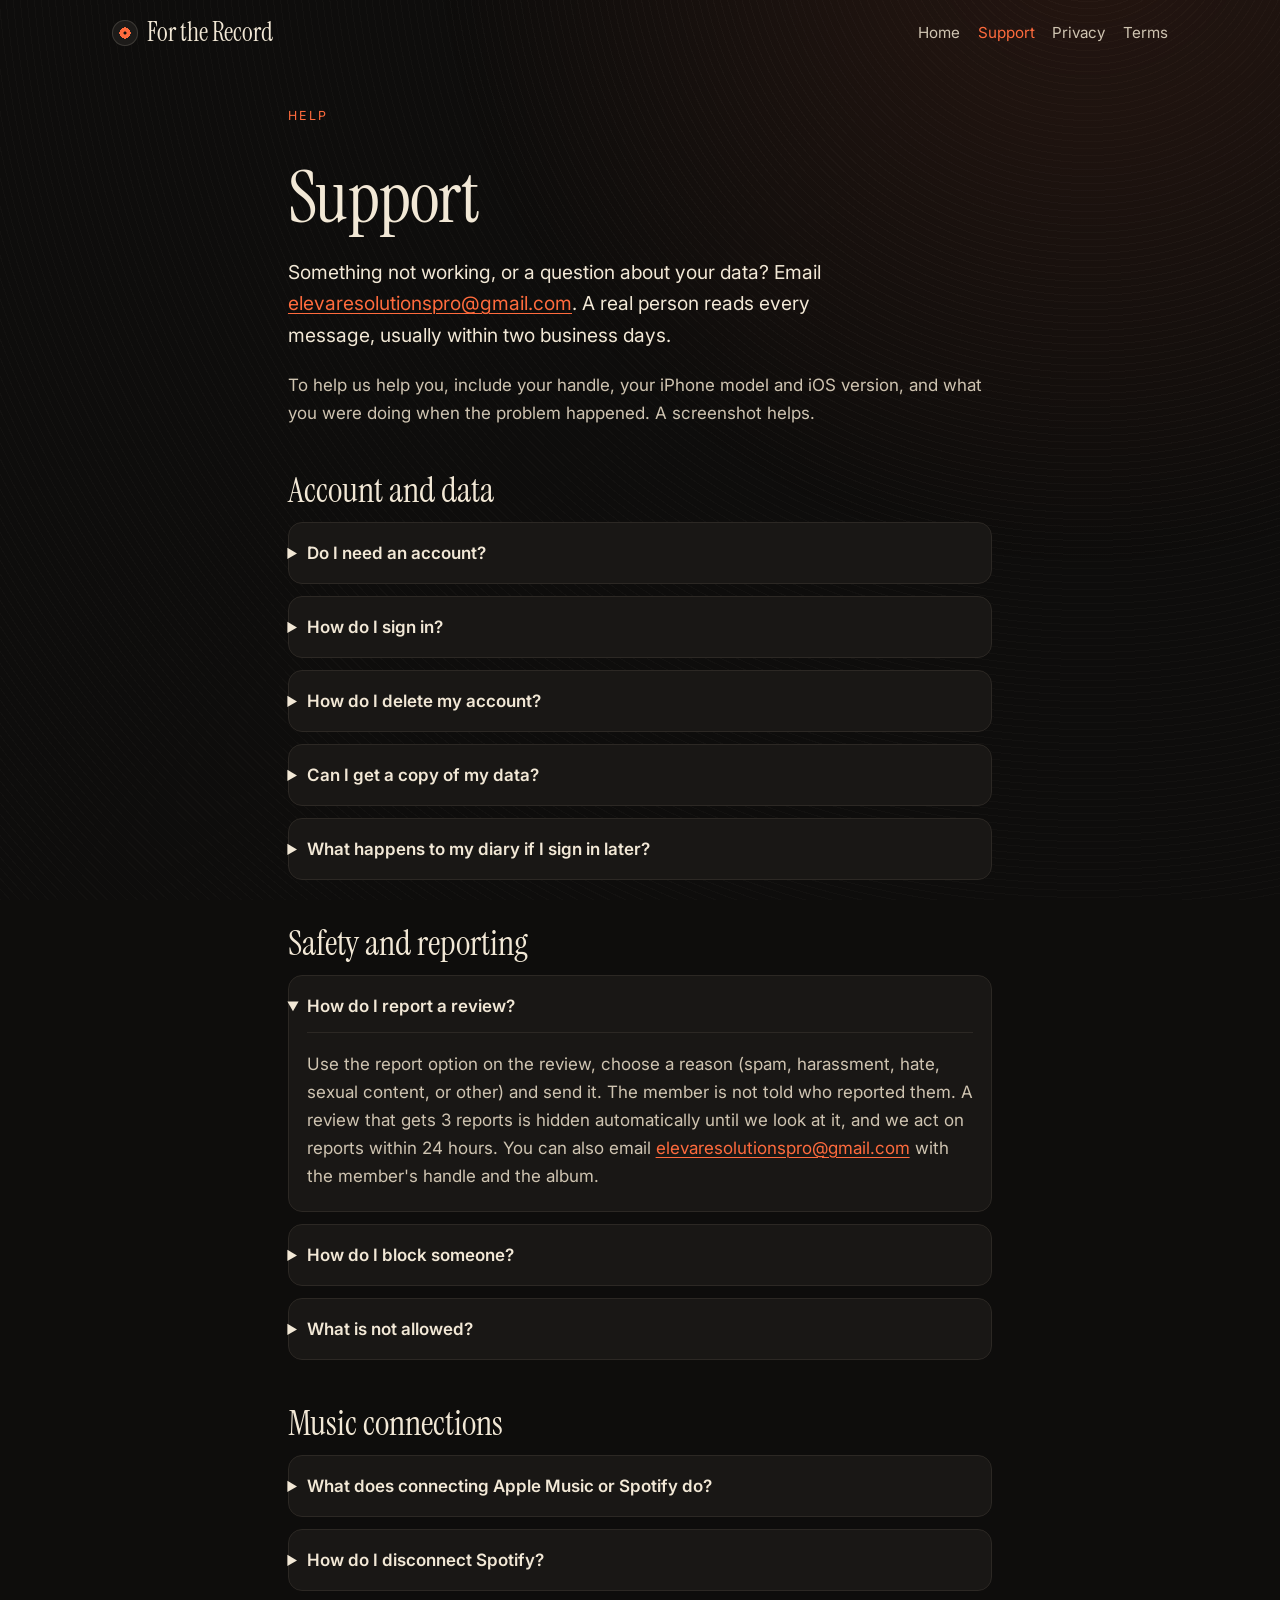
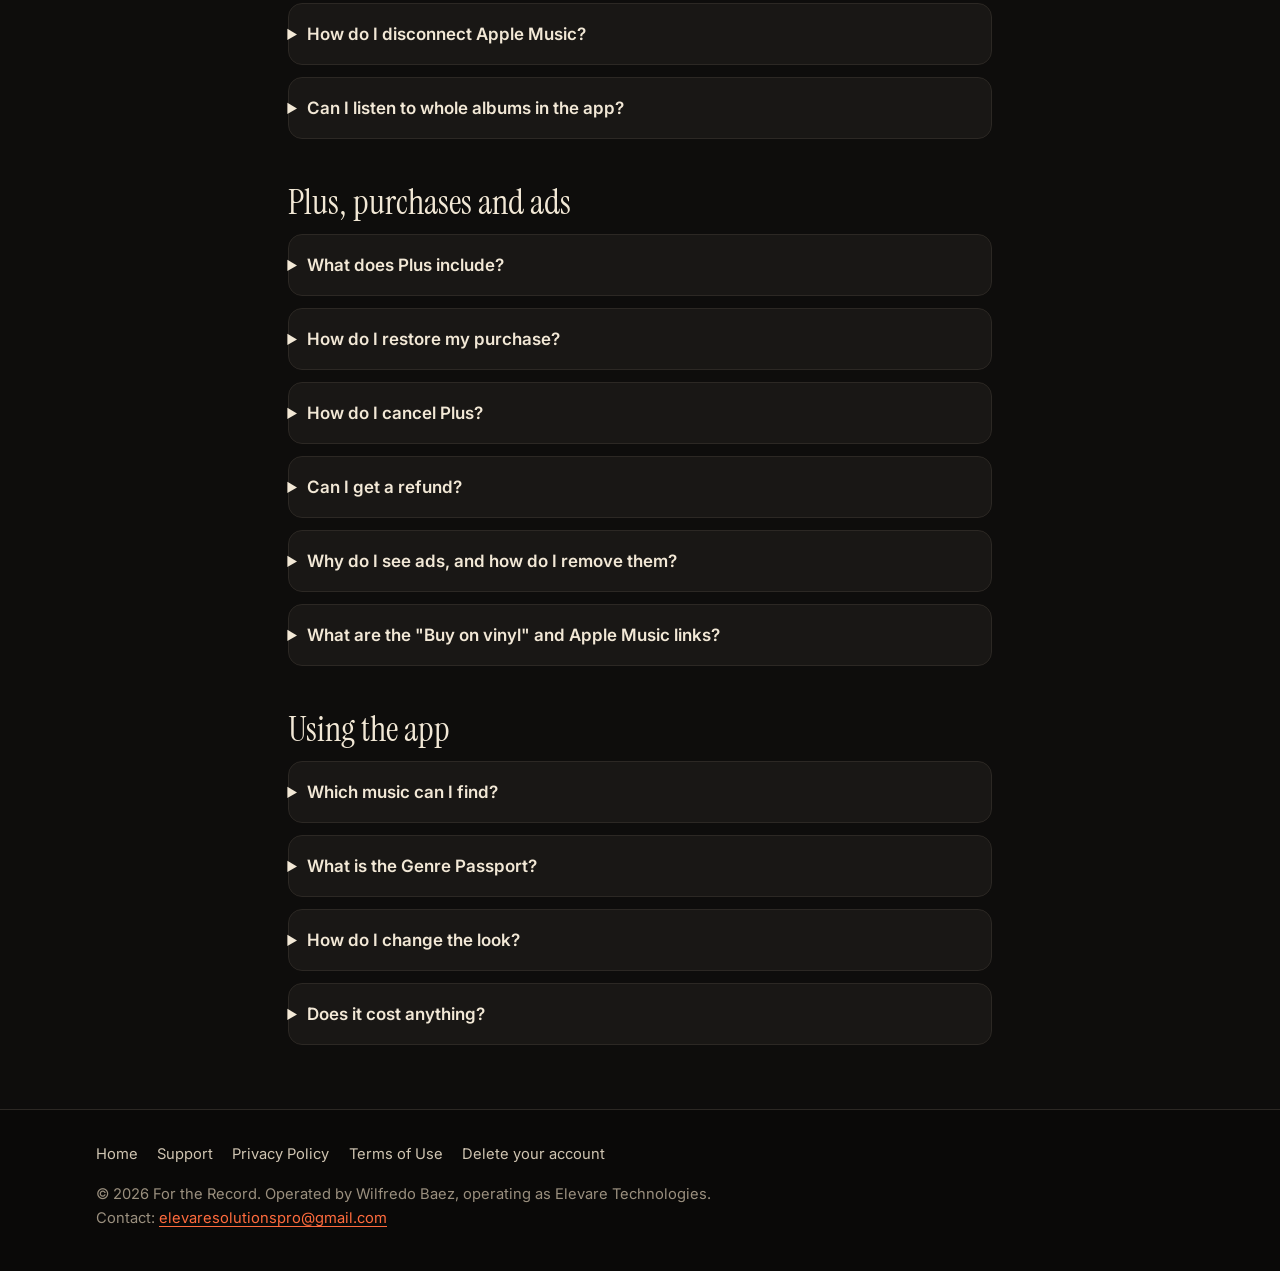
<file: support.html>
<!doctype html>
<html lang="en">
<head>
  <meta charset="utf-8">
  <meta name="viewport" content="width=device-width, initial-scale=1">
  <title>Support | For the Record</title>
  <meta name="description" content="Help for For the Record: contact, account deletion, reporting abuse, and music connections.">
  <meta name="theme-color" content="#0E0D0C">
  <link rel="preconnect" href="https://fonts.googleapis.com">
  <link rel="preconnect" href="https://fonts.gstatic.com" crossorigin>
  <link rel="stylesheet" href="https://fonts.googleapis.com/css2?family=Instrument+Serif:ital@0;1&amp;family=Inter:wght@400;500;600;700&amp;display=swap">
  <link rel="stylesheet" href="style.css">
</head>
<body>
  <a class="skip" href="#main">Skip to content</a>
  <header class="site-header">
    <a class="brand" href="index.html"><span class="disc" aria-hidden="true"></span>For the Record</a>
    <nav class="site-nav" aria-label="Main">
      <a href="index.html">Home</a>
      <a href="support.html" aria-current="page">Support</a>
      <a href="privacy.html">Privacy</a>
      <a href="terms.html">Terms</a>
    </nav>
  </header>

  <main id="main">
    <article class="doc">
      <p class="kicker">Help</p>
      <h1>Support</h1>
      <p class="lede">Something not working, or a question about your data? Email <a href="mailto:elevaresolutionspro@gmail.com?subject=For%20the%20Record%20support">elevaresolutionspro@gmail.com</a>. A real person reads every message, usually within two business days.</p>
      <p>To help us help you, include your handle, your iPhone model and iOS version, and what you were doing when the problem happened. A screenshot helps.</p>

      <h2 id="account">Account and data</h2>
      <details>
        <summary>Do I need an account?</summary>
        <p>No. You can rate, log, keep a diary, make lists and build your Crate without one; everything is stored on your iPhone only. You need an account to publish reviews, follow members, like reviews, see the feed, and sync your library across devices.</p>
      </details>
      <details>
        <summary>How do I sign in?</summary>
        <p>With Sign in with Apple, Sign in with Google, or an email and password. If you use email, we send a confirmation link; tap it to finish creating your account. Check your spam folder if it does not arrive within a few minutes.</p>
      </details>
      <details>
        <summary>How do I delete my account?</summary>
        <p>In the app: <strong>Profile, then Account, then Delete account</strong>. Your account and all server data are deleted immediately. You can also email us. Full steps are on the <a href="delete-account.html">Delete your account</a> page.</p>
      </details>
      <details>
        <summary>Can I get a copy of my data?</summary>
        <p>Yes. Go to <strong>Profile, then Account, then Export everything (JSON)</strong>. The file is created on your phone and you choose where to save or send it.</p>
      </details>
      <details>
        <summary>What happens to my diary if I sign in later?</summary>
        <p>Your account syncs your library across devices. If something looks wrong after signing in, do not delete anything; email us and we will help.</p>
      </details>

      <h2 id="safety">Safety and reporting</h2>
      <details open>
        <summary>How do I report a review?</summary>
        <p>Use the report option on the review, choose a reason (spam, harassment, hate, sexual content, or other) and send it. The member is not told who reported them. A review that gets 3 reports is hidden automatically until we look at it, and we act on reports within 24 hours. You can also email <a href="mailto:elevaresolutionspro@gmail.com?subject=Abuse%20report">elevaresolutionspro@gmail.com</a> with the member's handle and the album.</p>
      </details>
      <details>
        <summary>How do I block someone?</summary>
        <p>Use the block option for that member. Their reviews and activity are hidden from you. Blocking is private.</p>
      </details>
      <details>
        <summary>What is not allowed?</summary>
        <p>Harassment, hate, sexual content, threats, spam, impersonation and anything illegal. We have zero tolerance for objectionable content and abusive users. Read the <a href="terms.html#rules">community rules</a>.</p>
      </details>

      <h2 id="connections">Music connections</h2>
      <details>
        <summary>What does connecting Apple Music or Spotify do?</summary>
        <p>It lets you add albums from your library and recent listening to your Crate in a few taps. Both are optional. For Apple Music, reading happens on your device. For Spotify, the sign-in tokens stay in your iPhone's Keychain and are never sent to our servers. See the <a href="privacy.html#connections">Privacy Policy</a>.</p>
      </details>
      <details>
        <summary>How do I disconnect Spotify?</summary>
        <p>In the app, open the Spotify connection and choose disconnect. This deletes the Spotify tokens from your device. To also remove access on Spotify's side, open your Spotify account page in a browser, go to the apps you have given access to, and remove For the Record. Albums already imported stay in your Crate until you remove them.</p>
      </details>
      <details>
        <summary>How do I disconnect Apple Music?</summary>
        <p>Open iOS <strong>Settings</strong>, then <strong>Privacy &amp; Security</strong>, then <strong>Media &amp; Apple Music</strong>, and turn off For the Record. Albums already added stay in your Crate until you remove them.</p>
      </details>
      <details>
        <summary>Can I listen to whole albums in the app?</summary>
        <p>Album pages play 30-second previews. To hear the full album, use "Open in Apple Music" or "Open in Spotify" on the album page.</p>
      </details>

      <h2 id="plus">Plus, purchases and ads</h2>
      <details>
        <summary>What does Plus include?</summary>
        <p>The three retro themes (Brushed Metal, Luna and Swivel), no ads, deep stats (decades, most relistened, your average rating by genre) and a Plus mark on your profile on your device. Plus is US$2.99 a month or US$19.99 a year (both with a one-week free trial for new subscribers), or US$49.99 once for Lifetime. Prices in your country are shown in the app. Everything else stays free.</p>
      </details>
      <details>
        <summary>How do I restore my purchase?</summary>
        <p>Make sure you are signed in to the App Store with the Apple Account you bought Plus with. Then go to <strong>Profile, then Account, then Get For the Record Plus</strong>, and tap <strong>Restore purchases</strong>. Plus is tied to your Apple Account, not your For the Record account, so it also works if you use the app without signing in.</p>
      </details>
      <details>
        <summary>How do I cancel Plus?</summary>
        <p>Apple handles billing, so cancel in iOS: open <strong>Settings</strong>, tap your name, then <strong>Subscriptions</strong>, choose <strong>For the Record Plus</strong> and tap <strong>Cancel Subscription</strong>. In the app, Profile, then Account, then Manage subscription takes you to the same place. Cancel at least 24 hours before the period ends to avoid the next charge. Plus stays on until the end of the period you paid for. Deleting the app or your account does not cancel a subscription. Lifetime is a one-time purchase and never renews.</p>
      </details>
      <details>
        <summary>Can I get a refund?</summary>
        <p>Apple handles refunds for all App Store purchases. Request one at <a href="https://reportaproblem.apple.com">reportaproblem.apple.com</a>.</p>
      </details>
      <details>
        <summary>Why do I see ads, and how do I remove them?</summary>
        <p>Ads help keep the free version free. Without Plus, you see a small banner after every sixth item in the Home community feed and at the bottom of album pages. There are never ads in your diary, your Crate, or while you log. Ads are non-personalized: they are not based on a profile of you, and the app never asks to track you. Plus removes every ad. In the EEA, UK and Switzerland, you can change your ad consent choices in Profile, then Account, under privacy choices. Details are in the <a href="privacy.html#ads">Privacy Policy</a>. To report a bad ad, email us with a screenshot.</p>
      </details>
      <details>
        <summary>What are the "Buy on vinyl" and Apple Music links?</summary>
        <p>"Buy on vinyl" opens an Amazon search for that record on vinyl. "Open in Apple Music" opens the album in Apple Music. They are affiliate links: we may earn a commission from purchases made through these links, at no extra cost to you. As an Amazon Associate we earn from qualifying purchases.</p>
      </details>

      <h2 id="app">Using the app</h2>
      <details>
        <summary>Which music can I find?</summary>
        <p>Any album in a large public music catalog, in any genre, from Afrobeats to Baroque. Search by album or artist.</p>
      </details>
      <details>
        <summary>What is the Genre Passport?</summary>
        <p>21 genre families. Each one gets stamped the first time you log an album in it. It lives on your Profile.</p>
      </details>
      <details>
        <summary>How do I change the look?</summary>
        <p>Go to Profile, then Account, then Theme. Nostalgic (the default) is free. Brushed Metal, Luna and Swivel come with Plus. Your choice is stored on your device.</p>
      </details>
      <details>
        <summary>Does it cost anything?</summary>
        <p>No. Logging, ratings, reviews, lists, the Crate, sync, the community and imports are free. For the Record Plus is optional (see below).</p>
      </details>
    </article>
  </main>

  <footer class="site-footer">
    <div class="footer-inner">
      <nav class="footer-links" aria-label="Footer">
        <a href="index.html">Home</a>
        <a href="support.html">Support</a>
        <a href="privacy.html">Privacy Policy</a>
        <a href="terms.html">Terms of Use</a>
        <a href="delete-account.html">Delete your account</a>
      </nav>
      <div>
        <p>&copy; 2026 For the Record. Operated by
          <!-- OPERATOR TOKEN: when the LLC exists, change only the text inside the span on the next line -->
          <span id="operator">Wilfredo Baez, operating as Elevare Technologies</span>.</p>
        <p>Contact: <a href="mailto:elevaresolutionspro@gmail.com">elevaresolutionspro@gmail.com</a></p>
      </div>
    </div>
  </footer>
</body>
</html>
</file>
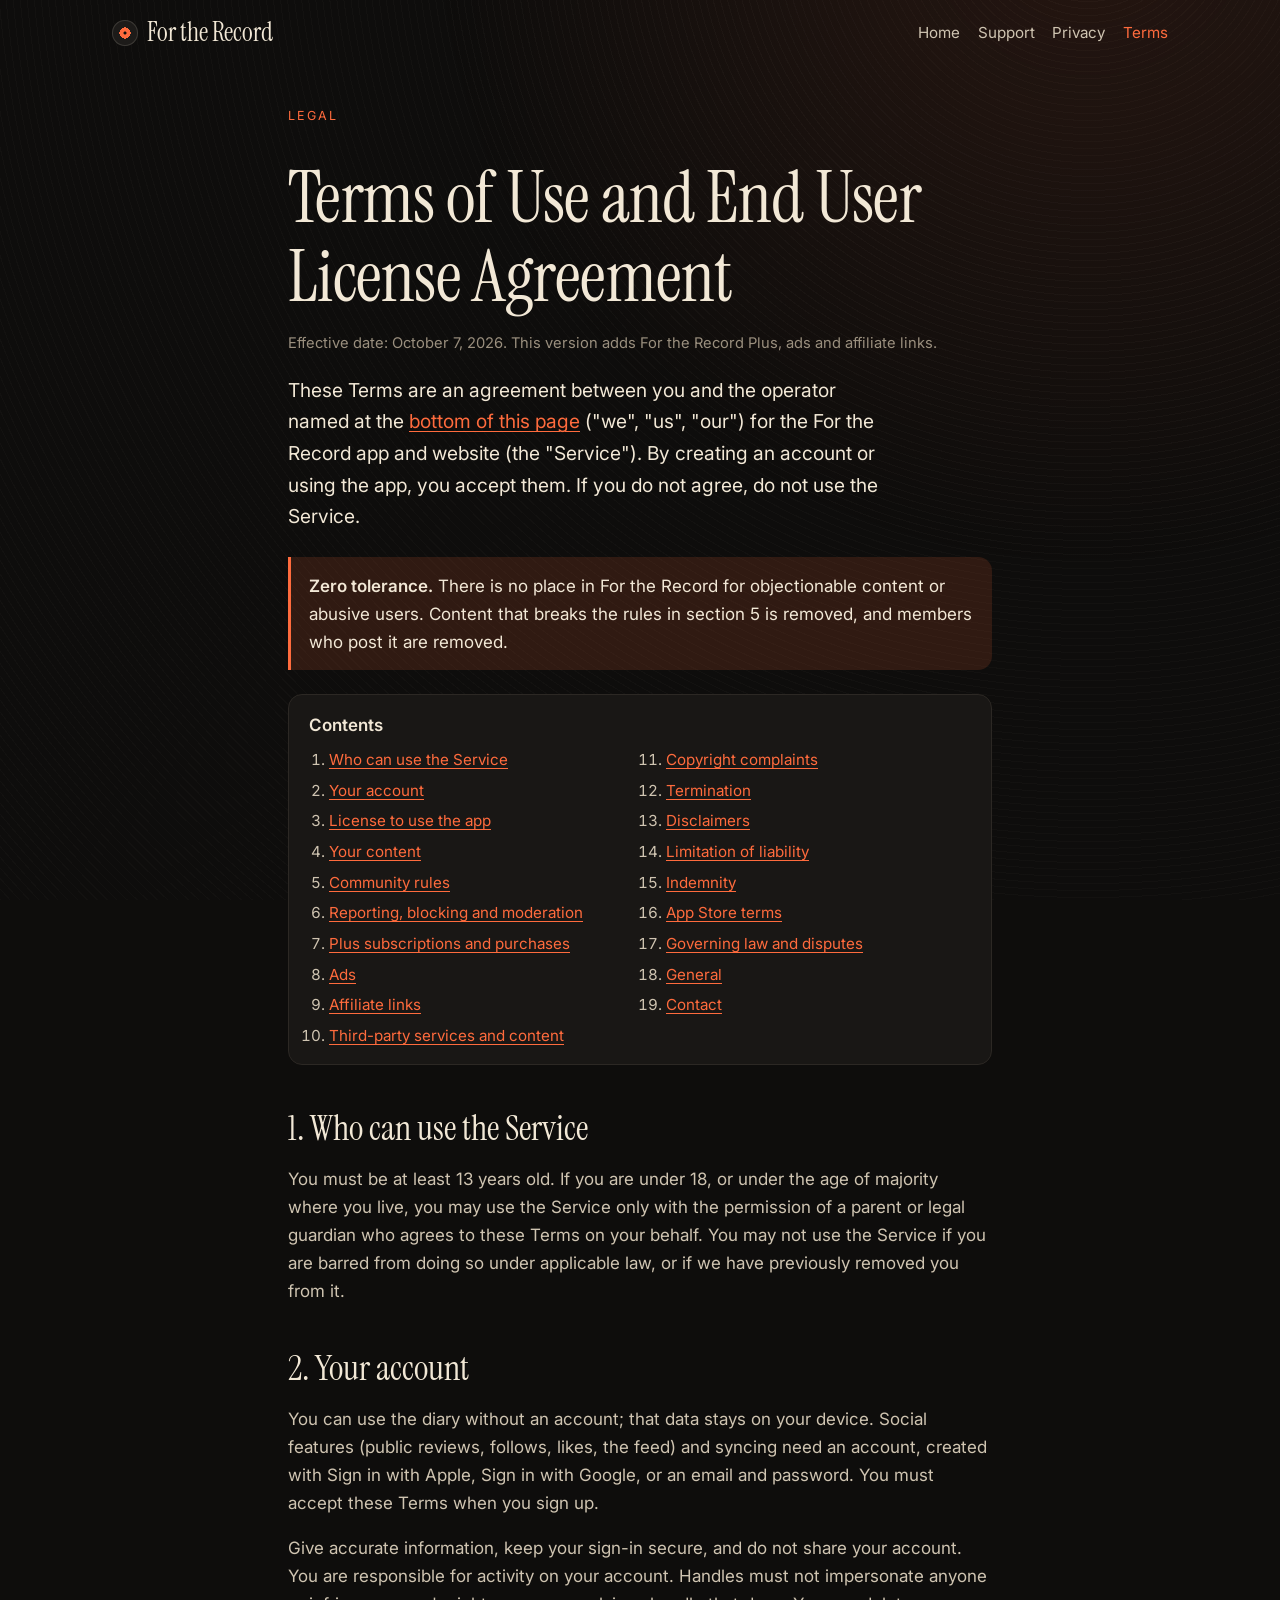
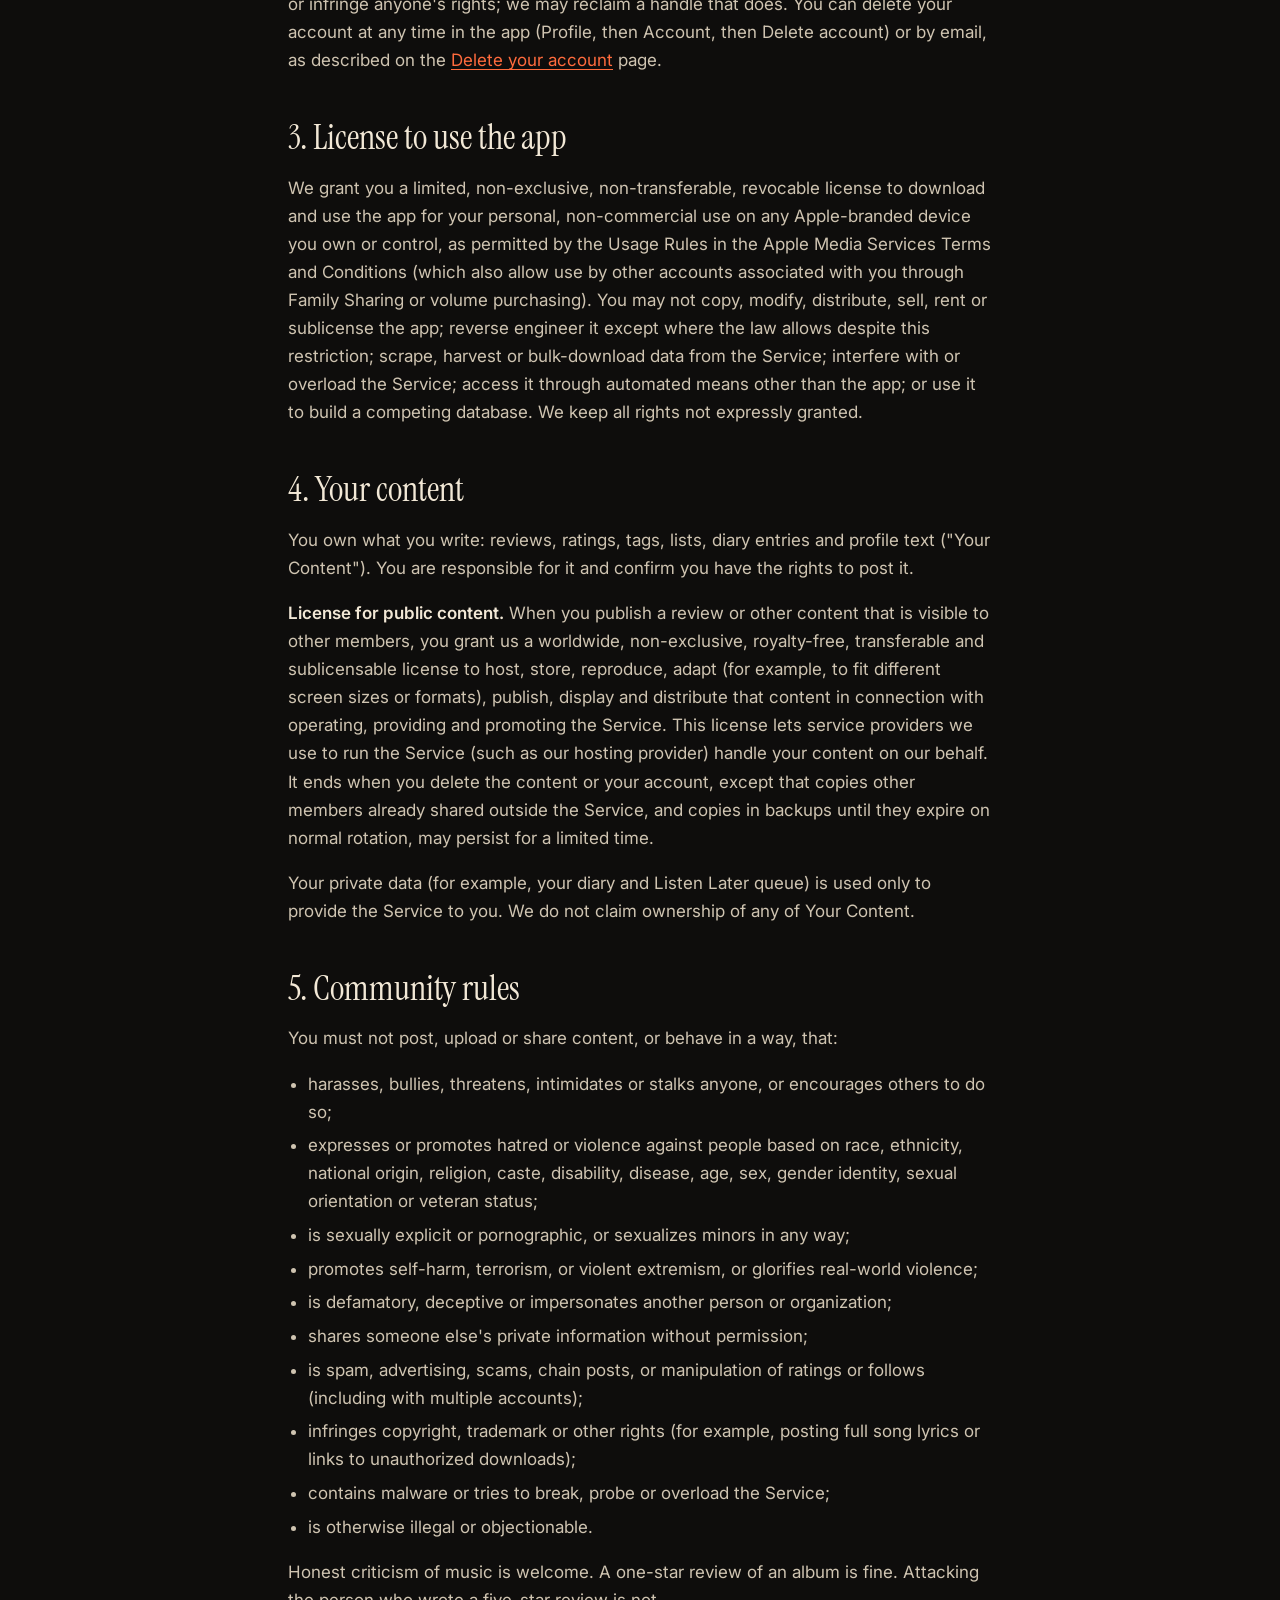
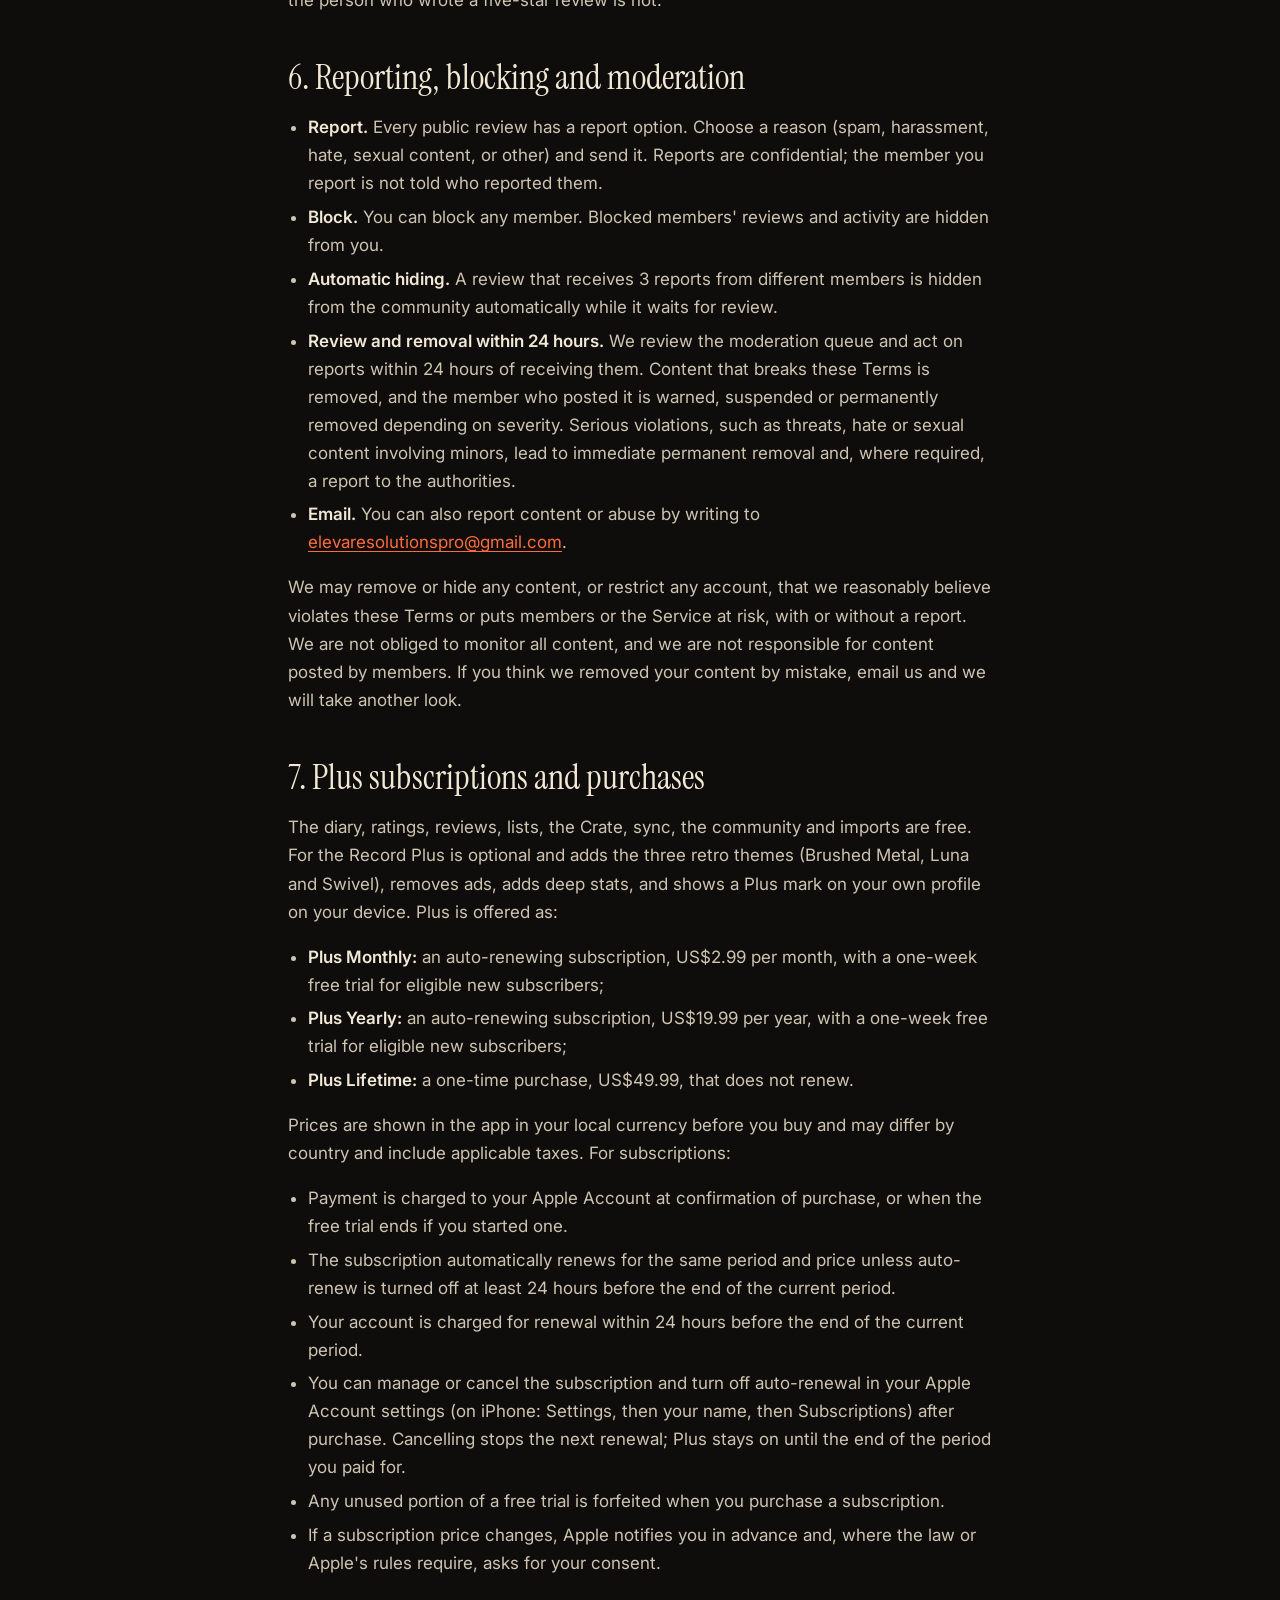
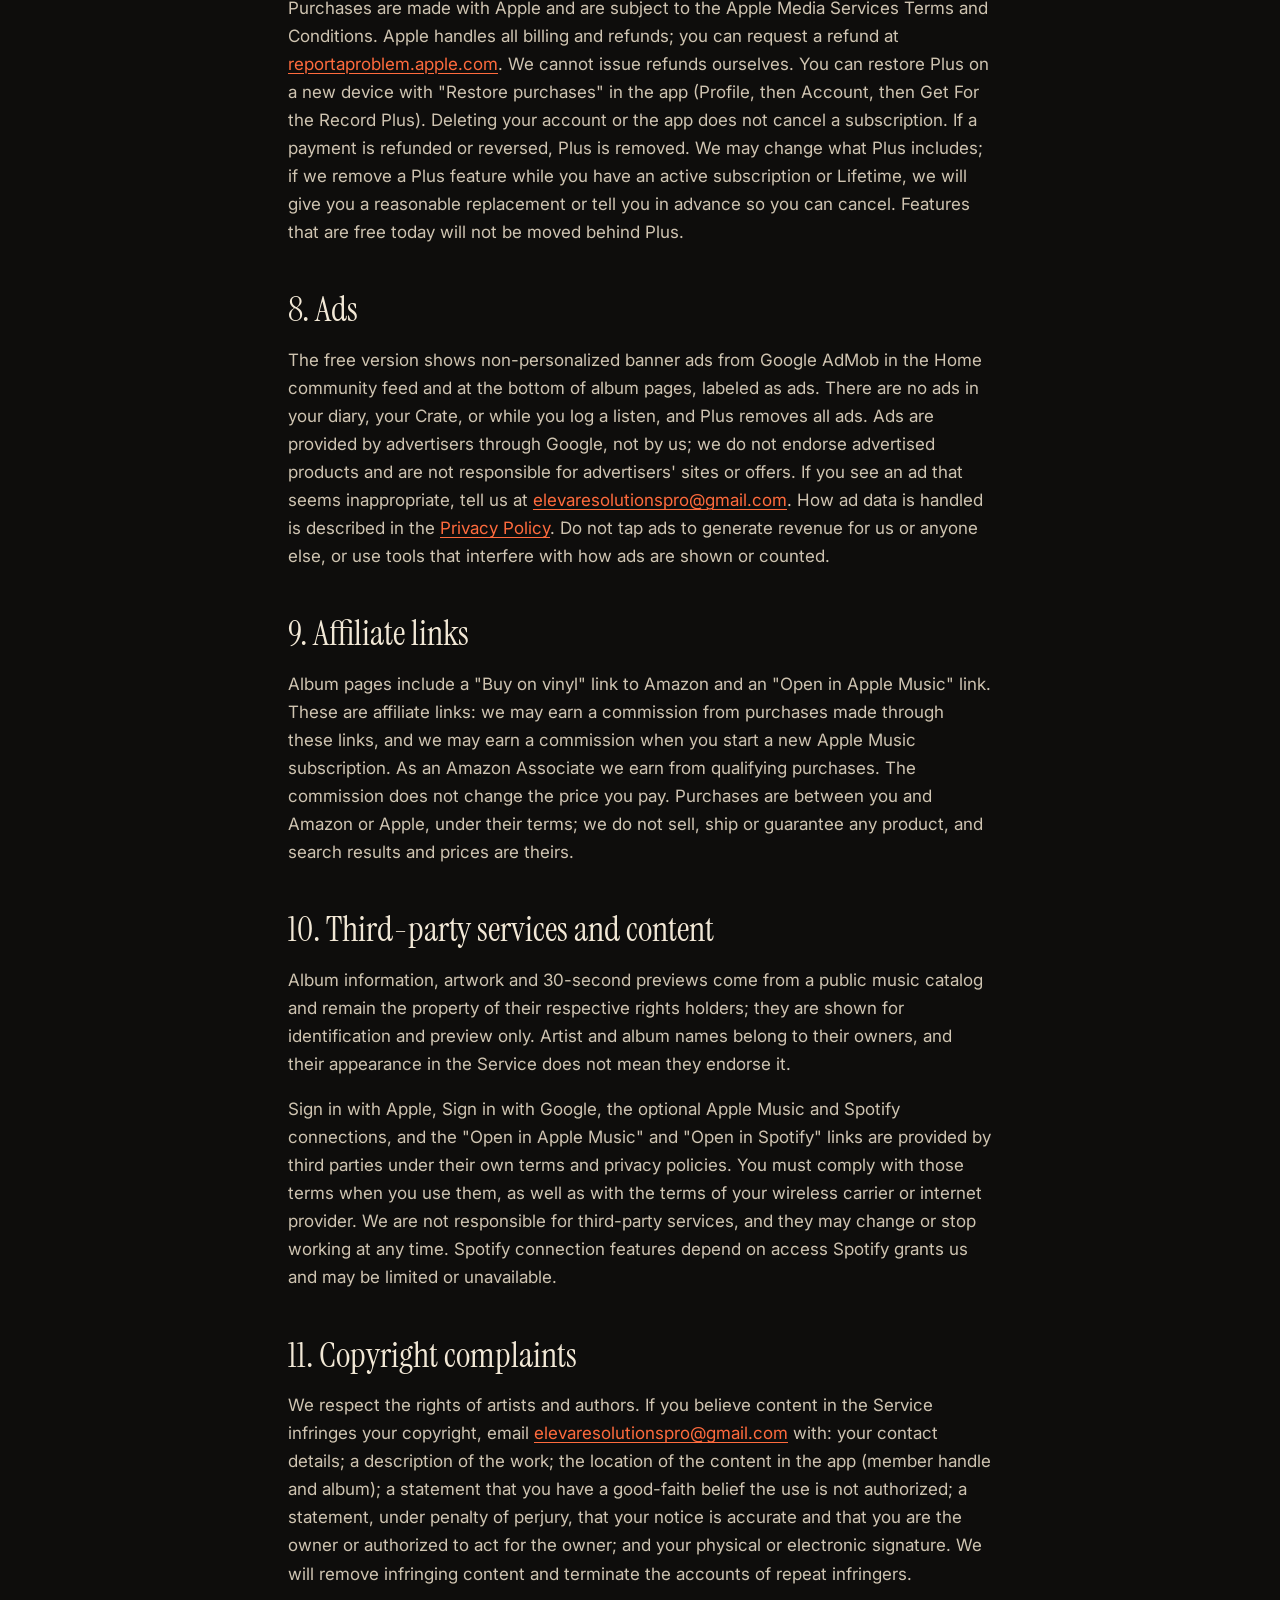
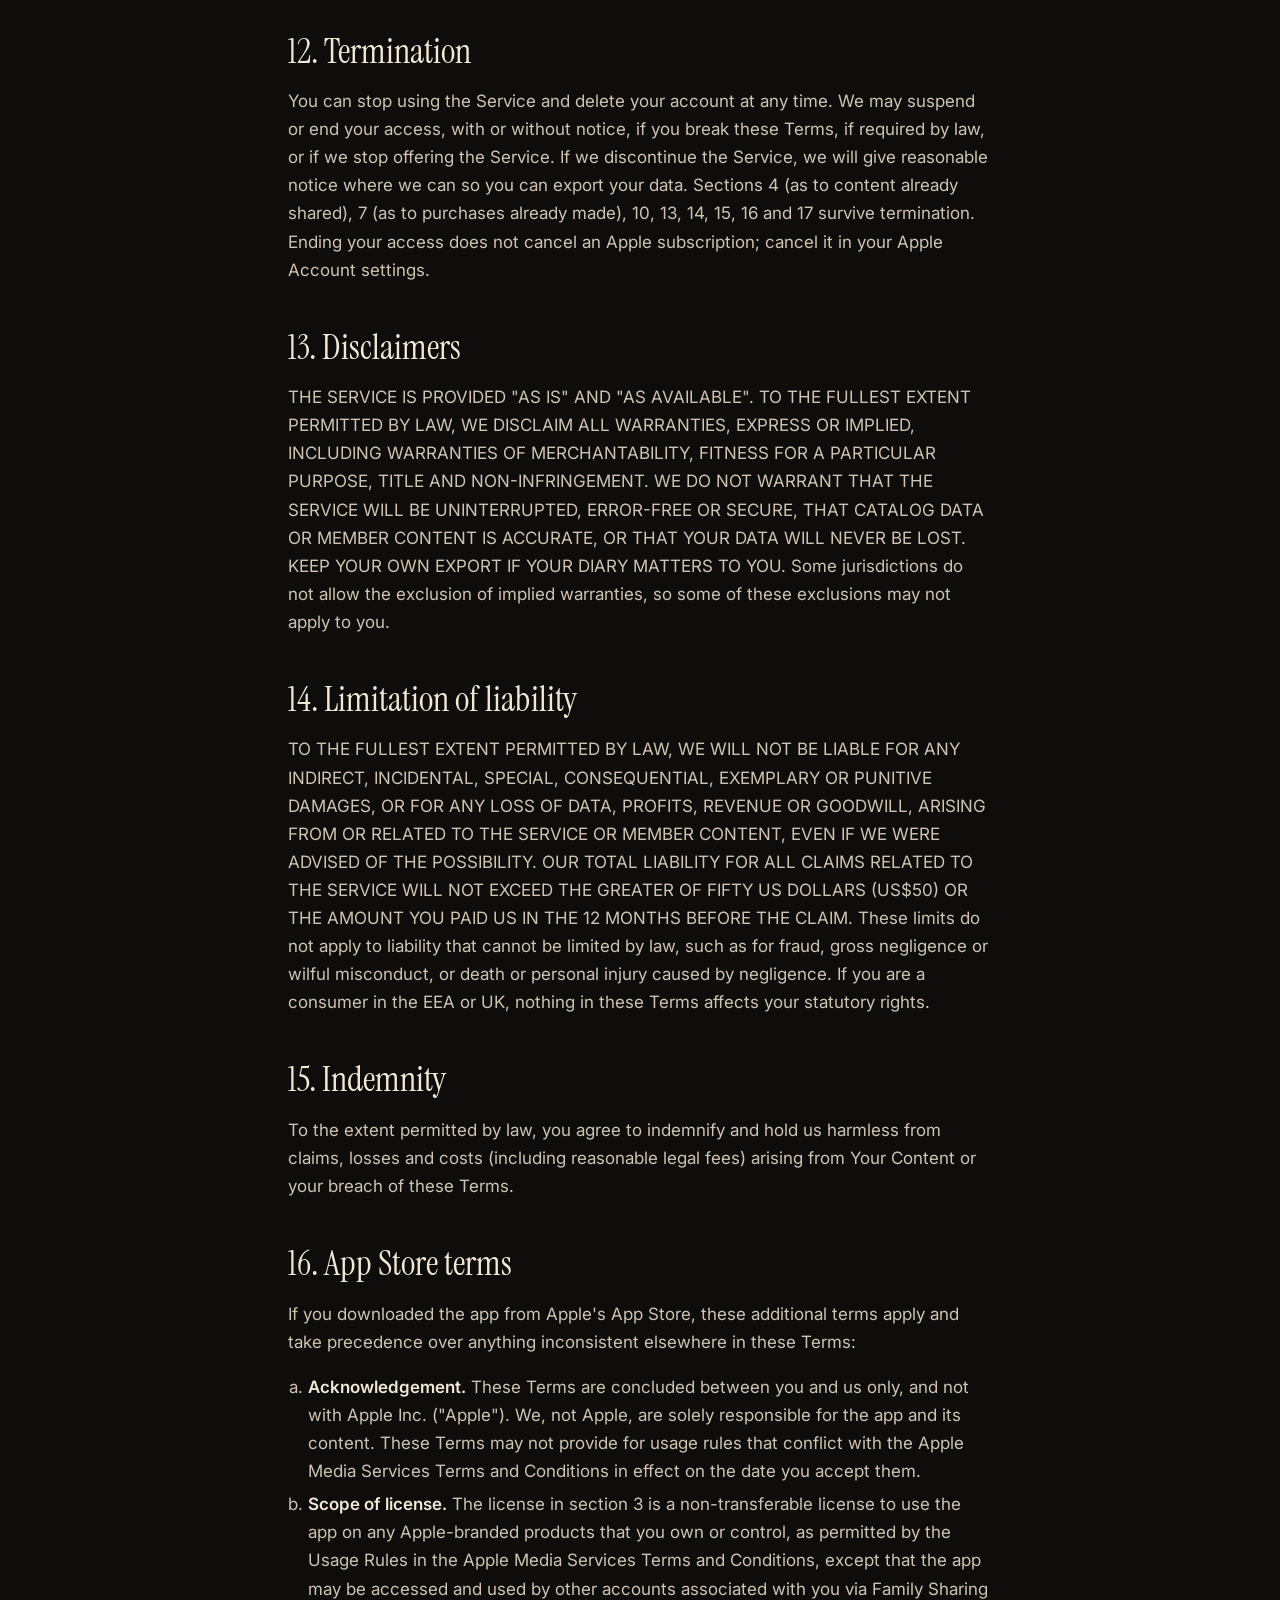
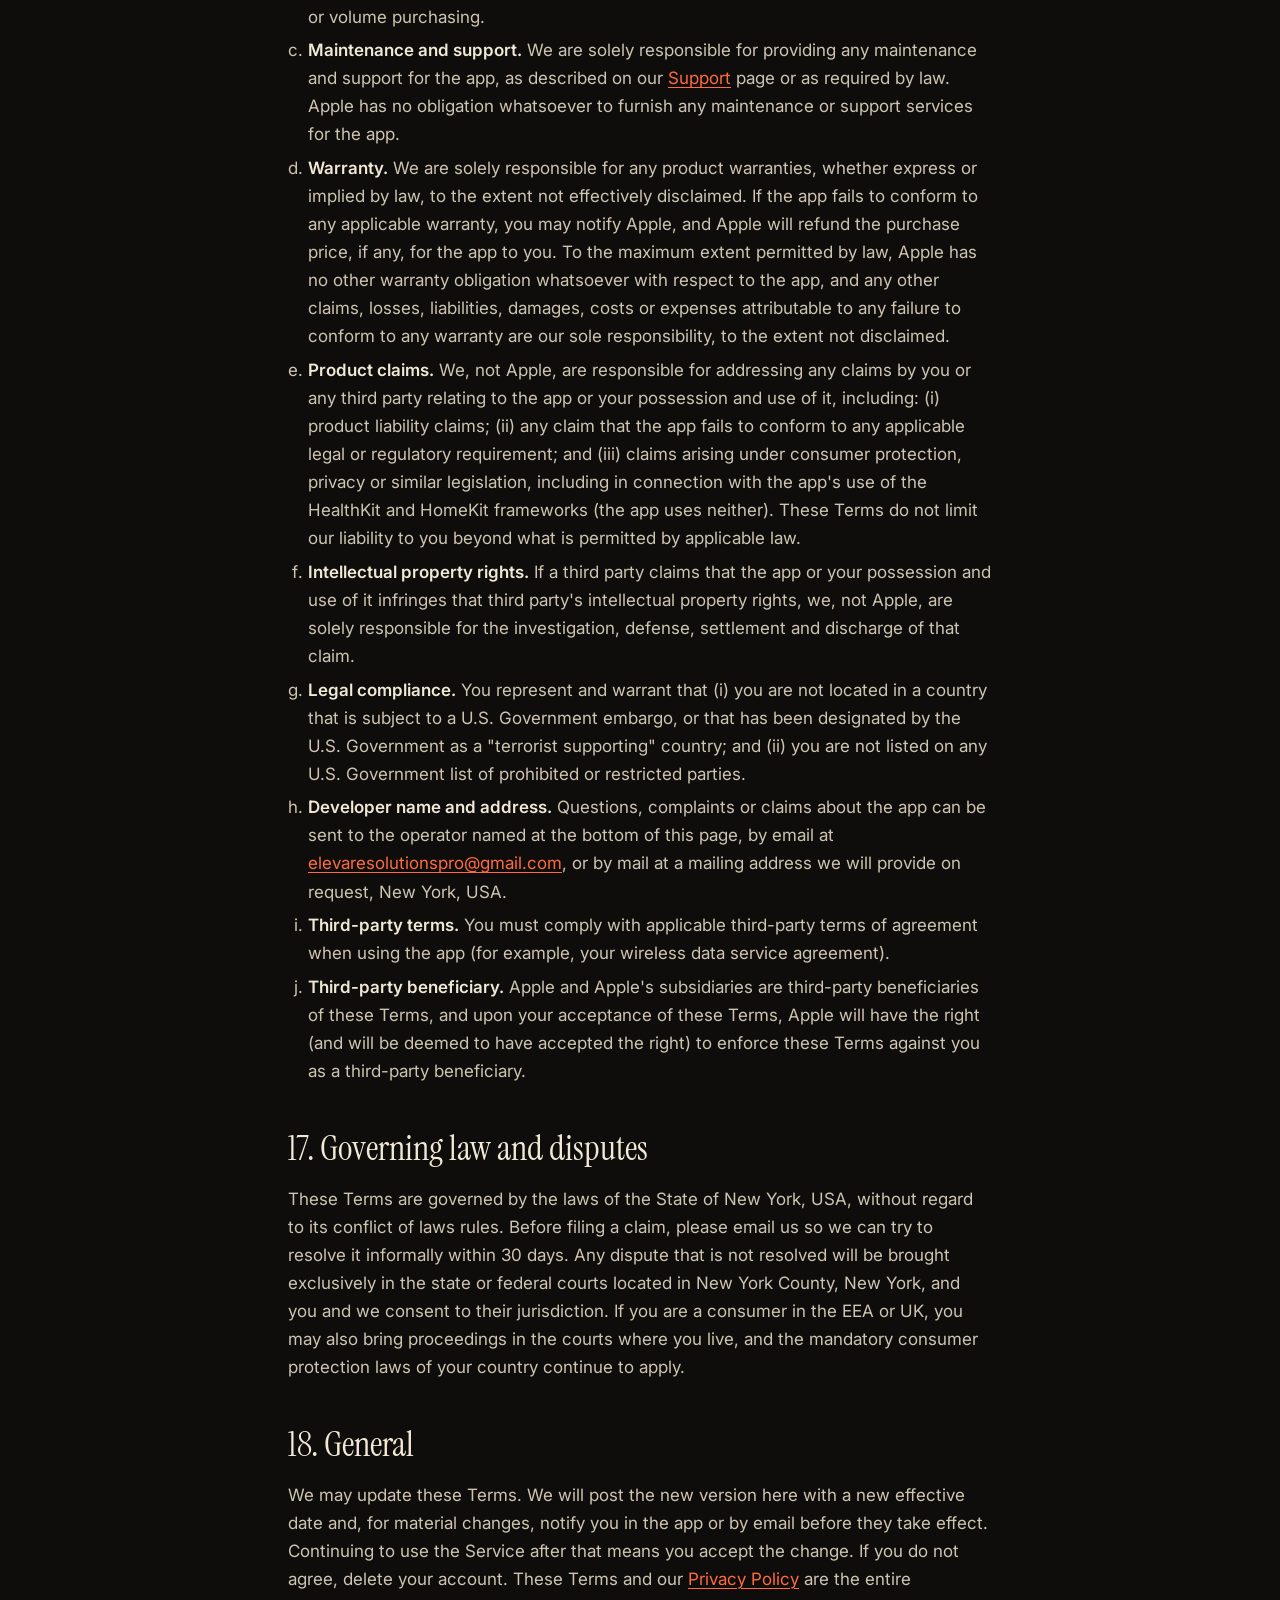
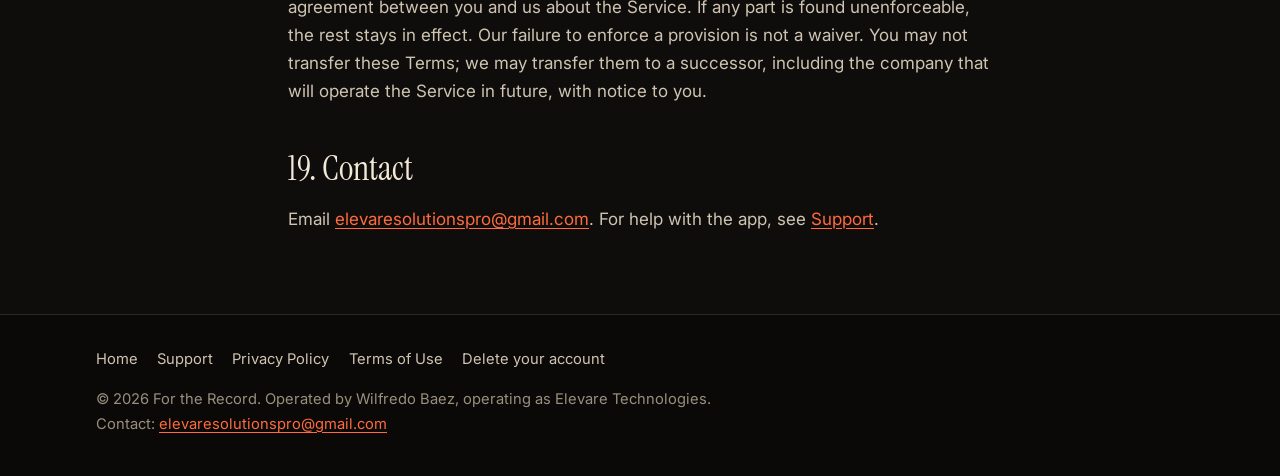
<file: terms.html>
<!doctype html>
<html lang="en">
<head>
  <meta charset="utf-8">
  <meta name="viewport" content="width=device-width, initial-scale=1">
  <title>Terms of Use and EULA | For the Record</title>
  <meta name="description" content="Terms of Use and End User License Agreement for For the Record.">
  <meta name="theme-color" content="#0E0D0C">
  <link rel="preconnect" href="https://fonts.googleapis.com">
  <link rel="preconnect" href="https://fonts.gstatic.com" crossorigin>
  <link rel="stylesheet" href="https://fonts.googleapis.com/css2?family=Instrument+Serif:ital@0;1&amp;family=Inter:wght@400;500;600;700&amp;display=swap">
  <link rel="stylesheet" href="style.css">
</head>
<body>
  <a class="skip" href="#main">Skip to content</a>
  <header class="site-header">
    <a class="brand" href="index.html"><span class="disc" aria-hidden="true"></span>For the Record</a>
    <nav class="site-nav" aria-label="Main">
      <a href="index.html">Home</a>
      <a href="support.html">Support</a>
      <a href="privacy.html">Privacy</a>
      <a href="terms.html" aria-current="page">Terms</a>
    </nav>
  </header>

  <main id="main">
    <article class="doc">
      <p class="kicker">Legal</p>
      <h1>Terms of Use and End User License Agreement</h1>
      <p class="meta">Effective date: October 7, 2026. This version adds For the Record Plus, ads and affiliate links.</p>

      <p class="lede">These Terms are an agreement between you and the operator named at the <a href="#operator">bottom of this page</a> ("we", "us", "our") for the For the Record app and website (the "Service"). By creating an account or using the app, you accept them. If you do not agree, do not use the Service.</p>

      <div class="note"><p><strong>Zero tolerance.</strong> There is no place in For the Record for objectionable content or abusive users. Content that breaks the rules in section 5 is removed, and members who post it are removed.</p></div>

      <nav class="toc" aria-label="Contents">
        <strong>Contents</strong>
        <ol>
          <li><a href="#eligibility">Who can use the Service</a></li>
          <li><a href="#account">Your account</a></li>
          <li><a href="#license">License to use the app</a></li>
          <li><a href="#content">Your content</a></li>
          <li><a href="#rules">Community rules</a></li>
          <li><a href="#moderation">Reporting, blocking and moderation</a></li>
          <li><a href="#plus">Plus subscriptions and purchases</a></li>
          <li><a href="#ads">Ads</a></li>
          <li><a href="#affiliate">Affiliate links</a></li>
          <li><a href="#third">Third-party services and content</a></li>
          <li><a href="#copyright">Copyright complaints</a></li>
          <li><a href="#termination">Termination</a></li>
          <li><a href="#disclaimers">Disclaimers</a></li>
          <li><a href="#liability">Limitation of liability</a></li>
          <li><a href="#indemnity">Indemnity</a></li>
          <li><a href="#apple">App Store terms</a></li>
          <li><a href="#law">Governing law and disputes</a></li>
          <li><a href="#general">General</a></li>
          <li><a href="#contact">Contact</a></li>
        </ol>
      </nav>

      <h2 id="eligibility">1. Who can use the Service</h2>
      <p>You must be at least 13 years old. If you are under 18, or under the age of majority where you live, you may use the Service only with the permission of a parent or legal guardian who agrees to these Terms on your behalf. You may not use the Service if you are barred from doing so under applicable law, or if we have previously removed you from it.</p>

      <h2 id="account">2. Your account</h2>
      <p>You can use the diary without an account; that data stays on your device. Social features (public reviews, follows, likes, the feed) and syncing need an account, created with Sign in with Apple, Sign in with Google, or an email and password. You must accept these Terms when you sign up.</p>
      <p>Give accurate information, keep your sign-in secure, and do not share your account. You are responsible for activity on your account. Handles must not impersonate anyone or infringe anyone's rights; we may reclaim a handle that does. You can delete your account at any time in the app (Profile, then Account, then Delete account) or by email, as described on the <a href="delete-account.html">Delete your account</a> page.</p>

      <h2 id="license">3. License to use the app</h2>
      <p>We grant you a limited, non-exclusive, non-transferable, revocable license to download and use the app for your personal, non-commercial use on any Apple-branded device you own or control, as permitted by the Usage Rules in the Apple Media Services Terms and Conditions (which also allow use by other accounts associated with you through Family Sharing or volume purchasing). You may not copy, modify, distribute, sell, rent or sublicense the app; reverse engineer it except where the law allows despite this restriction; scrape, harvest or bulk-download data from the Service; interfere with or overload the Service; access it through automated means other than the app; or use it to build a competing database. We keep all rights not expressly granted.</p>

      <h2 id="content">4. Your content</h2>
      <p>You own what you write: reviews, ratings, tags, lists, diary entries and profile text ("Your Content"). You are responsible for it and confirm you have the rights to post it.</p>
      <p><strong>License for public content.</strong> When you publish a review or other content that is visible to other members, you grant us a worldwide, non-exclusive, royalty-free, transferable and sublicensable license to host, store, reproduce, adapt (for example, to fit different screen sizes or formats), publish, display and distribute that content in connection with operating, providing and promoting the Service. This license lets service providers we use to run the Service (such as our hosting provider) handle your content on our behalf. It ends when you delete the content or your account, except that copies other members already shared outside the Service, and copies in backups until they expire on normal rotation, may persist for a limited time.</p>
      <p>Your private data (for example, your diary and Listen Later queue) is used only to provide the Service to you. We do not claim ownership of any of Your Content.</p>

      <h2 id="rules">5. Community rules</h2>
      <p>You must not post, upload or share content, or behave in a way, that:</p>
      <ul>
        <li>harasses, bullies, threatens, intimidates or stalks anyone, or encourages others to do so;</li>
        <li>expresses or promotes hatred or violence against people based on race, ethnicity, national origin, religion, caste, disability, disease, age, sex, gender identity, sexual orientation or veteran status;</li>
        <li>is sexually explicit or pornographic, or sexualizes minors in any way;</li>
        <li>promotes self-harm, terrorism, or violent extremism, or glorifies real-world violence;</li>
        <li>is defamatory, deceptive or impersonates another person or organization;</li>
        <li>shares someone else's private information without permission;</li>
        <li>is spam, advertising, scams, chain posts, or manipulation of ratings or follows (including with multiple accounts);</li>
        <li>infringes copyright, trademark or other rights (for example, posting full song lyrics or links to unauthorized downloads);</li>
        <li>contains malware or tries to break, probe or overload the Service;</li>
        <li>is otherwise illegal or objectionable.</li>
      </ul>
      <p>Honest criticism of music is welcome. A one-star review of an album is fine. Attacking the person who wrote a five-star review is not.</p>

      <h2 id="moderation">6. Reporting, blocking and moderation</h2>
      <ul>
        <li><strong>Report.</strong> Every public review has a report option. Choose a reason (spam, harassment, hate, sexual content, or other) and send it. Reports are confidential; the member you report is not told who reported them.</li>
        <li><strong>Block.</strong> You can block any member. Blocked members' reviews and activity are hidden from you.</li>
        <li><strong>Automatic hiding.</strong> A review that receives 3 reports from different members is hidden from the community automatically while it waits for review.</li>
        <li><strong>Review and removal within 24 hours.</strong> We review the moderation queue and act on reports within 24 hours of receiving them. Content that breaks these Terms is removed, and the member who posted it is warned, suspended or permanently removed depending on severity. Serious violations, such as threats, hate or sexual content involving minors, lead to immediate permanent removal and, where required, a report to the authorities.</li>
        <li><strong>Email.</strong> You can also report content or abuse by writing to <a href="mailto:elevaresolutionspro@gmail.com?subject=Abuse%20report">elevaresolutionspro@gmail.com</a>.</li>
      </ul>
      <p>We may remove or hide any content, or restrict any account, that we reasonably believe violates these Terms or puts members or the Service at risk, with or without a report. We are not obliged to monitor all content, and we are not responsible for content posted by members. If you think we removed your content by mistake, email us and we will take another look.</p>

      <h2 id="plus">7. Plus subscriptions and purchases</h2>
      <p>The diary, ratings, reviews, lists, the Crate, sync, the community and imports are free. For the Record Plus is optional and adds the three retro themes (Brushed Metal, Luna and Swivel), removes ads, adds deep stats, and shows a Plus mark on your own profile on your device. Plus is offered as:</p>
      <ul>
        <li><strong>Plus Monthly:</strong> an auto-renewing subscription, US$2.99 per month, with a one-week free trial for eligible new subscribers;</li>
        <li><strong>Plus Yearly:</strong> an auto-renewing subscription, US$19.99 per year, with a one-week free trial for eligible new subscribers;</li>
        <li><strong>Plus Lifetime:</strong> a one-time purchase, US$49.99, that does not renew.</li>
      </ul>
      <p>Prices are shown in the app in your local currency before you buy and may differ by country and include applicable taxes. For subscriptions:</p>
      <ul>
        <li>Payment is charged to your Apple Account at confirmation of purchase, or when the free trial ends if you started one.</li>
        <li>The subscription automatically renews for the same period and price unless auto-renew is turned off at least 24 hours before the end of the current period.</li>
        <li>Your account is charged for renewal within 24 hours before the end of the current period.</li>
        <li>You can manage or cancel the subscription and turn off auto-renewal in your Apple Account settings (on iPhone: Settings, then your name, then Subscriptions) after purchase. Cancelling stops the next renewal; Plus stays on until the end of the period you paid for.</li>
        <li>Any unused portion of a free trial is forfeited when you purchase a subscription.</li>
        <li>If a subscription price changes, Apple notifies you in advance and, where the law or Apple's rules require, asks for your consent.</li>
      </ul>
      <p>Purchases are made with Apple and are subject to the Apple Media Services Terms and Conditions. Apple handles all billing and refunds; you can request a refund at <a href="https://reportaproblem.apple.com">reportaproblem.apple.com</a>. We cannot issue refunds ourselves. You can restore Plus on a new device with "Restore purchases" in the app (Profile, then Account, then Get For the Record Plus). Deleting your account or the app does not cancel a subscription. If a payment is refunded or reversed, Plus is removed. We may change what Plus includes; if we remove a Plus feature while you have an active subscription or Lifetime, we will give you a reasonable replacement or tell you in advance so you can cancel. Features that are free today will not be moved behind Plus.</p>

      <h2 id="ads">8. Ads</h2>
      <p>The free version shows non-personalized banner ads from Google AdMob in the Home community feed and at the bottom of album pages, labeled as ads. There are no ads in your diary, your Crate, or while you log a listen, and Plus removes all ads. Ads are provided by advertisers through Google, not by us; we do not endorse advertised products and are not responsible for advertisers' sites or offers. If you see an ad that seems inappropriate, tell us at <a href="mailto:elevaresolutionspro@gmail.com?subject=Ad%20report">elevaresolutionspro@gmail.com</a>. How ad data is handled is described in the <a href="privacy.html#ads">Privacy Policy</a>. Do not tap ads to generate revenue for us or anyone else, or use tools that interfere with how ads are shown or counted.</p>

      <h2 id="affiliate">9. Affiliate links</h2>
      <p>Album pages include a "Buy on vinyl" link to Amazon and an "Open in Apple Music" link. These are affiliate links: we may earn a commission from purchases made through these links, and we may earn a commission when you start a new Apple Music subscription. As an Amazon Associate we earn from qualifying purchases. The commission does not change the price you pay. Purchases are between you and Amazon or Apple, under their terms; we do not sell, ship or guarantee any product, and search results and prices are theirs.</p>

      <h2 id="third">10. Third-party services and content</h2>
      <p>Album information, artwork and 30-second previews come from a public music catalog and remain the property of their respective rights holders; they are shown for identification and preview only. Artist and album names belong to their owners, and their appearance in the Service does not mean they endorse it.</p>
      <p>Sign in with Apple, Sign in with Google, the optional Apple Music and Spotify connections, and the "Open in Apple Music" and "Open in Spotify" links are provided by third parties under their own terms and privacy policies. You must comply with those terms when you use them, as well as with the terms of your wireless carrier or internet provider. We are not responsible for third-party services, and they may change or stop working at any time. Spotify connection features depend on access Spotify grants us and may be limited or unavailable.</p>

      <h2 id="copyright">11. Copyright complaints</h2>
      <p>We respect the rights of artists and authors. If you believe content in the Service infringes your copyright, email <a href="mailto:elevaresolutionspro@gmail.com?subject=Copyright%20notice">elevaresolutionspro@gmail.com</a> with: your contact details; a description of the work; the location of the content in the app (member handle and album); a statement that you have a good-faith belief the use is not authorized; a statement, under penalty of perjury, that your notice is accurate and that you are the owner or authorized to act for the owner; and your physical or electronic signature. We will remove infringing content and terminate the accounts of repeat infringers.</p>

      <h2 id="termination">12. Termination</h2>
      <p>You can stop using the Service and delete your account at any time. We may suspend or end your access, with or without notice, if you break these Terms, if required by law, or if we stop offering the Service. If we discontinue the Service, we will give reasonable notice where we can so you can export your data. Sections 4 (as to content already shared), 7 (as to purchases already made), 10, 13, 14, 15, 16 and 17 survive termination. Ending your access does not cancel an Apple subscription; cancel it in your Apple Account settings.</p>

      <h2 id="disclaimers">13. Disclaimers</h2>
      <p>THE SERVICE IS PROVIDED "AS IS" AND "AS AVAILABLE". TO THE FULLEST EXTENT PERMITTED BY LAW, WE DISCLAIM ALL WARRANTIES, EXPRESS OR IMPLIED, INCLUDING WARRANTIES OF MERCHANTABILITY, FITNESS FOR A PARTICULAR PURPOSE, TITLE AND NON-INFRINGEMENT. WE DO NOT WARRANT THAT THE SERVICE WILL BE UNINTERRUPTED, ERROR-FREE OR SECURE, THAT CATALOG DATA OR MEMBER CONTENT IS ACCURATE, OR THAT YOUR DATA WILL NEVER BE LOST. KEEP YOUR OWN EXPORT IF YOUR DIARY MATTERS TO YOU. Some jurisdictions do not allow the exclusion of implied warranties, so some of these exclusions may not apply to you.</p>

      <h2 id="liability">14. Limitation of liability</h2>
      <p>TO THE FULLEST EXTENT PERMITTED BY LAW, WE WILL NOT BE LIABLE FOR ANY INDIRECT, INCIDENTAL, SPECIAL, CONSEQUENTIAL, EXEMPLARY OR PUNITIVE DAMAGES, OR FOR ANY LOSS OF DATA, PROFITS, REVENUE OR GOODWILL, ARISING FROM OR RELATED TO THE SERVICE OR MEMBER CONTENT, EVEN IF WE WERE ADVISED OF THE POSSIBILITY. OUR TOTAL LIABILITY FOR ALL CLAIMS RELATED TO THE SERVICE WILL NOT EXCEED THE GREATER OF FIFTY US DOLLARS (US$50) OR THE AMOUNT YOU PAID US IN THE 12 MONTHS BEFORE THE CLAIM. These limits do not apply to liability that cannot be limited by law, such as for fraud, gross negligence or wilful misconduct, or death or personal injury caused by negligence. If you are a consumer in the EEA or UK, nothing in these Terms affects your statutory rights.</p>

      <h2 id="indemnity">15. Indemnity</h2>
      <p>To the extent permitted by law, you agree to indemnify and hold us harmless from claims, losses and costs (including reasonable legal fees) arising from Your Content or your breach of these Terms.</p>

      <h2 id="apple">16. App Store terms</h2>
      <p>If you downloaded the app from Apple's App Store, these additional terms apply and take precedence over anything inconsistent elsewhere in these Terms:</p>
      <ol type="a">
        <li><strong>Acknowledgement.</strong> These Terms are concluded between you and us only, and not with Apple Inc. ("Apple"). We, not Apple, are solely responsible for the app and its content. These Terms may not provide for usage rules that conflict with the Apple Media Services Terms and Conditions in effect on the date you accept them.</li>
        <li><strong>Scope of license.</strong> The license in section 3 is a non-transferable license to use the app on any Apple-branded products that you own or control, as permitted by the Usage Rules in the Apple Media Services Terms and Conditions, except that the app may be accessed and used by other accounts associated with you via Family Sharing or volume purchasing.</li>
        <li><strong>Maintenance and support.</strong> We are solely responsible for providing any maintenance and support for the app, as described on our <a href="support.html">Support</a> page or as required by law. Apple has no obligation whatsoever to furnish any maintenance or support services for the app.</li>
        <li><strong>Warranty.</strong> We are solely responsible for any product warranties, whether express or implied by law, to the extent not effectively disclaimed. If the app fails to conform to any applicable warranty, you may notify Apple, and Apple will refund the purchase price, if any, for the app to you. To the maximum extent permitted by law, Apple has no other warranty obligation whatsoever with respect to the app, and any other claims, losses, liabilities, damages, costs or expenses attributable to any failure to conform to any warranty are our sole responsibility, to the extent not disclaimed.</li>
        <li><strong>Product claims.</strong> We, not Apple, are responsible for addressing any claims by you or any third party relating to the app or your possession and use of it, including: (i) product liability claims; (ii) any claim that the app fails to conform to any applicable legal or regulatory requirement; and (iii) claims arising under consumer protection, privacy or similar legislation, including in connection with the app's use of the HealthKit and HomeKit frameworks (the app uses neither). These Terms do not limit our liability to you beyond what is permitted by applicable law.</li>
        <li><strong>Intellectual property rights.</strong> If a third party claims that the app or your possession and use of it infringes that third party's intellectual property rights, we, not Apple, are solely responsible for the investigation, defense, settlement and discharge of that claim.</li>
        <li><strong>Legal compliance.</strong> You represent and warrant that (i) you are not located in a country that is subject to a U.S. Government embargo, or that has been designated by the U.S. Government as a "terrorist supporting" country; and (ii) you are not listed on any U.S. Government list of prohibited or restricted parties.</li>
        <li><strong>Developer name and address.</strong> Questions, complaints or claims about the app can be sent to the operator named at the bottom of this page, by email at <a href="mailto:elevaresolutionspro@gmail.com">elevaresolutionspro@gmail.com</a>, or by mail at <span class="mailing-address">a mailing address we will provide on request</span>, New York, USA.</li>
        <li><strong>Third-party terms.</strong> You must comply with applicable third-party terms of agreement when using the app (for example, your wireless data service agreement).</li>
        <li><strong>Third-party beneficiary.</strong> Apple and Apple's subsidiaries are third-party beneficiaries of these Terms, and upon your acceptance of these Terms, Apple will have the right (and will be deemed to have accepted the right) to enforce these Terms against you as a third-party beneficiary.</li>
      </ol>

      <h2 id="law">17. Governing law and disputes</h2>
      <p>These Terms are governed by the laws of the State of New York, USA, without regard to its conflict of laws rules. Before filing a claim, please email us so we can try to resolve it informally within 30 days. Any dispute that is not resolved will be brought exclusively in the state or federal courts located in New York County, New York, and you and we consent to their jurisdiction. If you are a consumer in the EEA or UK, you may also bring proceedings in the courts where you live, and the mandatory consumer protection laws of your country continue to apply.</p>

      <h2 id="general">18. General</h2>
      <p>We may update these Terms. We will post the new version here with a new effective date and, for material changes, notify you in the app or by email before they take effect. Continuing to use the Service after that means you accept the change. If you do not agree, delete your account. These Terms and our <a href="privacy.html">Privacy Policy</a> are the entire agreement between you and us about the Service. If any part is found unenforceable, the rest stays in effect. Our failure to enforce a provision is not a waiver. You may not transfer these Terms; we may transfer them to a successor, including the company that will operate the Service in future, with notice to you.</p>

      <h2 id="contact">19. Contact</h2>
      <p>Email <a href="mailto:elevaresolutionspro@gmail.com">elevaresolutionspro@gmail.com</a>. For help with the app, see <a href="support.html">Support</a>.</p>
    </article>
  </main>

  <footer class="site-footer">
    <div class="footer-inner">
      <nav class="footer-links" aria-label="Footer">
        <a href="index.html">Home</a>
        <a href="support.html">Support</a>
        <a href="privacy.html">Privacy Policy</a>
        <a href="terms.html">Terms of Use</a>
        <a href="delete-account.html">Delete your account</a>
      </nav>
      <div>
        <p>&copy; 2026 For the Record. Operated by
          <!-- OPERATOR TOKEN: when the LLC exists, change only the text inside the span on the next line -->
          <span id="operator">Wilfredo Baez, operating as Elevare Technologies</span>.</p>
        <p>Contact: <a href="mailto:elevaresolutionspro@gmail.com">elevaresolutionspro@gmail.com</a></p>
      </div>
    </div>
  </footer>
</body>
</html>
</file>
<file: style.css>
/* For the Record: shared stylesheet for every page in site/.
   Palette: cream on charcoal, record-label orange accents. */

:root {
  --bg: #0E0D0C;
  --bg-raised: #191715;
  --bg-sunk: #0A0908;
  --ink: #F2E8D6;
  --ink-soft: #CFC4B1;
  --ink-faint: #9A8F7E;
  --rule: #2C2824;
  --accent: #FF6B3D;
  --accent-ink: #1A0D07;
  --accent-soft: rgba(255, 107, 61, 0.14);
  --serif: "Instrument Serif", Georgia, "Times New Roman", serif;
  --sans: "Inter", -apple-system, BlinkMacSystemFont, "Segoe UI", Roboto, sans-serif;
  --measure: 44rem;
  --radius: 14px;
  color-scheme: dark;
}

*, *::before, *::after { box-sizing: border-box; }

html { -webkit-text-size-adjust: 100%; text-size-adjust: 100%; }

body {
  margin: 0;
  background: var(--bg);
  color: var(--ink);
  font-family: var(--sans);
  font-size: 1.0625rem;
  line-height: 1.65;
  -webkit-font-smoothing: antialiased;
  overflow-x: hidden;
}

/* Faint record grooves behind the page */
body::before {
  content: "";
  position: fixed;
  inset: 0;
  z-index: -1;
  pointer-events: none;
  background:
    radial-gradient(circle at 85% -10%, rgba(255, 107, 61, 0.10), transparent 45%),
    repeating-radial-gradient(circle at 85% -10%, rgba(242, 232, 214, 0.025) 0 1px, transparent 1px 7px);
}

a { color: var(--accent); text-underline-offset: 3px; text-decoration-thickness: 1px; }
a:hover { color: var(--ink); }
a:focus-visible, .button:focus-visible {
  outline: 2px solid var(--accent);
  outline-offset: 3px;
  border-radius: 4px;
}

.skip {
  position: absolute;
  left: -9999px;
  top: 0;
  background: var(--accent);
  color: var(--accent-ink);
  padding: 0.5rem 1rem;
  z-index: 10;
}
.skip:focus { left: 1rem; top: 1rem; }

/* Header */
.site-header {
  display: flex;
  align-items: center;
  justify-content: space-between;
  gap: 1rem;
  flex-wrap: wrap;
  max-width: 68rem;
  margin: 0 auto;
  padding: 1.25rem 1rem;
}
.brand {
  display: inline-flex;
  align-items: center;
  gap: 0.6rem;
  color: var(--ink);
  text-decoration: none;
  font-family: var(--serif);
  font-size: 1.6rem;
  line-height: 1;
}
.brand:hover { color: var(--ink); }
.disc {
  width: 1.6rem;
  height: 1.6rem;
  flex: none;
  border-radius: 50%;
  background:
    radial-gradient(circle, var(--bg) 0 8%, var(--accent) 9% 30%, #1d1b19 31% 100%);
  box-shadow: inset 0 0 0 1px rgba(242, 232, 214, 0.15);
}
.site-nav { display: flex; flex-wrap: wrap; gap: 0.25rem 1.1rem; font-size: 0.95rem; }
.site-nav a { color: var(--ink-soft); text-decoration: none; }
.site-nav a:hover, .site-nav a[aria-current="page"] { color: var(--accent); }

/* Main column */
main { max-width: 68rem; margin: 0 auto; padding: 0 1rem 4rem; }
.doc { max-width: var(--measure); margin: 0 auto; }

h1, h2, h3 { font-family: var(--serif); font-weight: 400; line-height: 1.1; color: var(--ink); }
h1 { font-size: clamp(2.6rem, 8vw, 4.5rem); margin: 2rem 0 0.75rem; letter-spacing: -0.01em; }
h2 { font-size: clamp(1.7rem, 4.5vw, 2.2rem); margin: 2.75rem 0 0.5rem; }
h3 { font-size: 1.35rem; margin: 1.75rem 0 0.35rem; }
p, li { color: var(--ink-soft); }
strong { color: var(--ink); font-weight: 600; }
ul, ol { padding-left: 1.25rem; }
li + li { margin-top: 0.35rem; }
hr { border: 0; border-top: 1px solid var(--rule); margin: 2.5rem 0; }

.kicker {
  font-size: 0.78rem;
  letter-spacing: 0.16em;
  text-transform: uppercase;
  color: var(--accent);
  margin: 2.5rem 0 0;
}
.lede { font-size: 1.2rem; color: var(--ink); max-width: 38rem; }
.meta { color: var(--ink-faint); font-size: 0.92rem; }

.note {
  background: var(--accent-soft);
  border-left: 3px solid var(--accent);
  border-radius: 0 var(--radius) var(--radius) 0;
  padding: 0.9rem 1.1rem;
  margin: 1.5rem 0;
}
.note p { margin: 0; color: var(--ink); }

.toc {
  background: var(--bg-raised);
  border: 1px solid var(--rule);
  border-radius: var(--radius);
  padding: 1rem 1.25rem;
  margin: 1.5rem 0 2rem;
}
.toc ol { margin: 0.5rem 0 0; columns: 2 14rem; column-gap: 2rem; }
.toc li { break-inside: avoid; font-size: 0.95rem; }

/* Tables (privacy policy) */
.table-wrap { overflow-x: auto; margin: 1rem 0 1.5rem; border: 1px solid var(--rule); border-radius: var(--radius); }
table { width: 100%; border-collapse: collapse; font-size: 0.95rem; min-width: 34rem; }
th, td { text-align: left; vertical-align: top; padding: 0.7rem 0.85rem; border-bottom: 1px solid var(--rule); }
th { color: var(--ink); background: var(--bg-raised); font-weight: 600; }
td { color: var(--ink-soft); }
tr:last-child td { border-bottom: 0; }

/* Steps (delete account) */
.steps { list-style: none; counter-reset: step; padding: 0; }
.steps > li {
  counter-increment: step;
  position: relative;
  padding: 0.9rem 1rem 0.9rem 3.4rem;
  background: var(--bg-raised);
  border: 1px solid var(--rule);
  border-radius: var(--radius);
  margin-top: 0.75rem;
}
.steps > li::before {
  content: counter(step);
  position: absolute;
  left: 1rem;
  top: 0.85rem;
  width: 1.7rem;
  height: 1.7rem;
  border-radius: 50%;
  background: var(--accent);
  color: var(--accent-ink);
  font-weight: 700;
  font-size: 0.9rem;
  display: grid;
  place-items: center;
}

/* FAQ */
details {
  border: 1px solid var(--rule);
  border-radius: var(--radius);
  background: var(--bg-raised);
  padding: 0.25rem 1.1rem;
  margin-top: 0.75rem;
}
summary {
  cursor: pointer;
  padding: 0.75rem 0;
  color: var(--ink);
  font-weight: 600;
  list-style-position: outside;
}
details[open] summary { border-bottom: 1px solid var(--rule); margin-bottom: 0.5rem; }

/* Landing */
.hero {
  display: grid;
  grid-template-columns: 1.1fr 0.9fr;
  gap: 2.5rem;
  align-items: center;
  min-height: 70vh;
}
.hero h1 { font-size: clamp(3rem, 10vw, 6rem); margin-top: 0.5rem; }
.hero h1 em { color: var(--accent); font-style: italic; }
.cta-row { display: flex; flex-wrap: wrap; gap: 0.9rem; align-items: center; margin-top: 1.75rem; }

.button {
  display: inline-flex;
  align-items: center;
  gap: 0.6rem;
  min-height: 3rem;
  padding: 0.7rem 1.3rem;
  border-radius: 999px;
  text-decoration: none;
  font-weight: 600;
  background: var(--ink);
  color: var(--bg);
}
.button:hover { background: var(--accent); color: var(--accent-ink); }
.button.ghost { background: transparent; color: var(--ink); border: 1px solid var(--rule); }
.button.ghost:hover { border-color: var(--accent); color: var(--accent); }
.badge-small { display: block; font-size: 0.68rem; font-weight: 500; letter-spacing: 0.04em; opacity: 0.8; }
.badge-big { display: block; font-size: 1.1rem; line-height: 1.1; }

/* The record on the landing page */
.record {
  position: relative;
  width: min(100%, 26rem);
  aspect-ratio: 1;
  margin: 0 auto;
  border-radius: 50%;
  background:
    radial-gradient(circle, var(--bg) 0 2.2%, var(--accent) 2.4% 31%, transparent 31.2%),
    repeating-radial-gradient(circle, #151312 0 2px, #1e1b19 2px 4px);
  box-shadow: 0 30px 80px rgba(0, 0, 0, 0.6), inset 0 0 0 1px rgba(242, 232, 214, 0.08);
  animation: spin 14s linear infinite;
}
.record::after {
  content: "";
  position: absolute;
  inset: 0;
  border-radius: 50%;
  background: conic-gradient(from 30deg, transparent 0 20%, rgba(242, 232, 214, 0.07) 25%, transparent 32% 70%, rgba(242, 232, 214, 0.05) 75%, transparent 82%);
}
.record-label {
  position: absolute;
  inset: 0;
  display: grid;
  place-items: center;
  font-family: var(--serif);
  color: var(--accent-ink);
  font-size: clamp(0.9rem, 3vw, 1.2rem);
  text-align: center;
  line-height: 1.1;
  padding-top: 18%;
}
@keyframes spin { to { transform: rotate(360deg); } }
@media (prefers-reduced-motion: reduce) { .record { animation: none; } }

.features {
  display: grid;
  grid-template-columns: repeat(3, 1fr);
  gap: 1rem;
  margin-top: 3rem;
}
.card {
  background: var(--bg-raised);
  border: 1px solid var(--rule);
  border-radius: var(--radius);
  padding: 1.25rem 1.25rem 1.1rem;
}
.card h3 { margin-top: 0; }
.card p { margin: 0.4rem 0 0; font-size: 0.98rem; }
.quote {
  font-family: var(--serif);
  font-size: clamp(1.8rem, 5vw, 2.8rem);
  line-height: 1.15;
  color: var(--ink);
  text-align: center;
  max-width: 40rem;
  margin: 4.5rem auto 1rem;
}
.quote span { color: var(--accent); font-style: italic; }

/* Footer */
.site-footer {
  border-top: 1px solid var(--rule);
  background: var(--bg-sunk);
  padding: 2rem 1rem 2.5rem;
  font-size: 0.92rem;
}
.footer-inner {
  max-width: 68rem;
  margin: 0 auto;
  display: flex;
  flex-wrap: wrap;
  justify-content: space-between;
  gap: 1rem 2rem;
}
.footer-links { display: flex; flex-wrap: wrap; gap: 0.4rem 1.2rem; }
.footer-links a { color: var(--ink-soft); text-decoration: none; }
.footer-links a:hover { color: var(--accent); }
.site-footer p { margin: 0; color: var(--ink-faint); }

@media (max-width: 760px) {
  body { font-size: 1rem; }
  .hero { grid-template-columns: 1fr; min-height: 0; gap: 1.5rem; }
  .record { width: min(70vw, 18rem); order: -1; margin-top: 1rem; }
  .features { grid-template-columns: 1fr; }
  .toc ol { columns: 1; }
}
</file>
